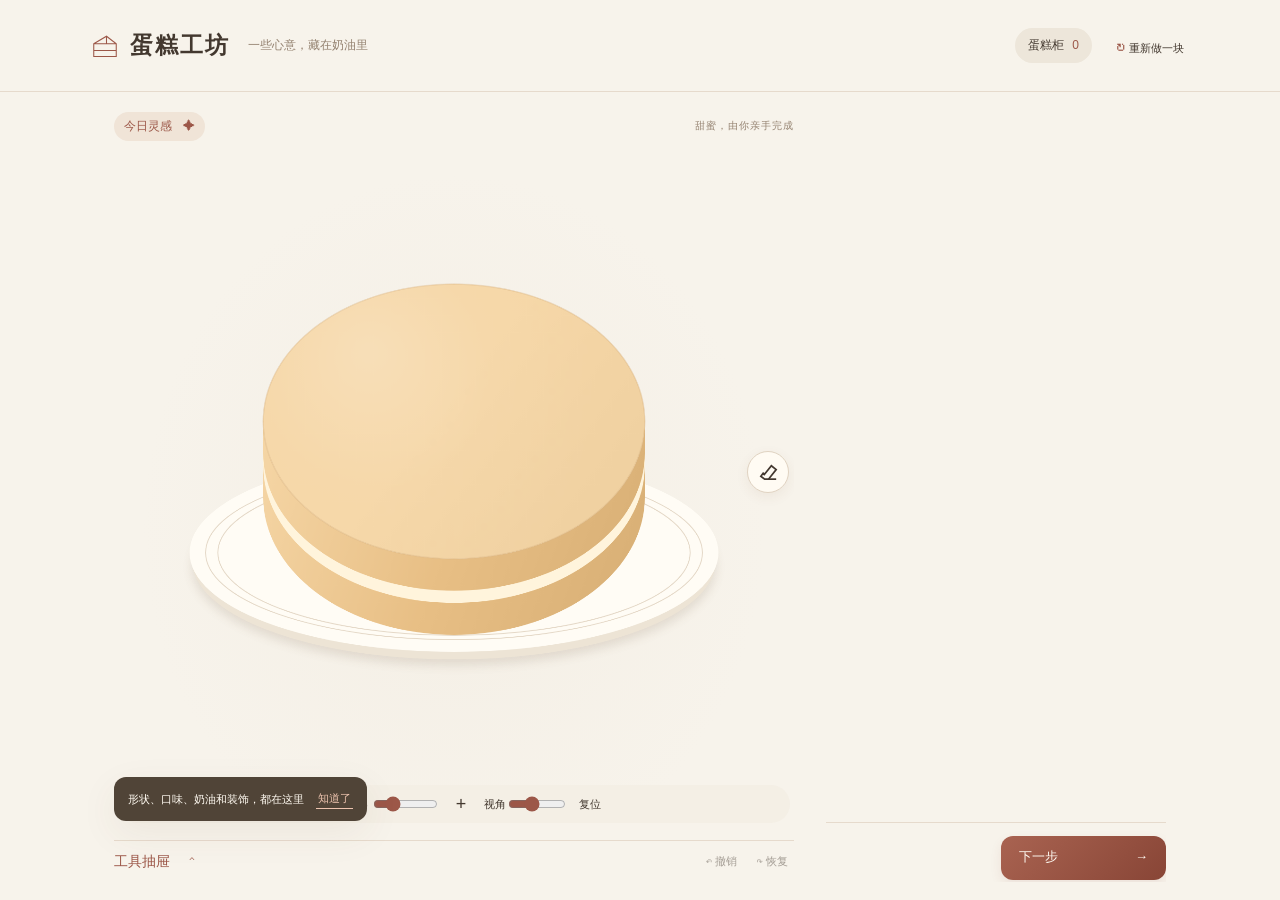
<file: index.html>
<!doctype html>
<html lang="zh-CN">
<head>
  <meta charset="utf-8">
  <meta name="viewport" content="width=device-width, initial-scale=1.0, maximum-scale=1.0, user-scalable=no, viewport-fit=cover">
  <meta name="theme-color" content="#f7f3eb">
  <meta name="description" content="亲手做一块蛋糕，把一句话或一张照片藏进去。">
  <title>蛋糕工坊</title>
  <link rel="stylesheet" href="./styles.css">
</head>
<body>
  <header class="masthead">
    <div class="wordmark" aria-label="蛋糕工坊"><svg viewBox="0 0 40 40" aria-hidden="true"><path d="M5 17 22 7l13 10v17H5Z M5 17h30 M5 26h30 M22 7v10"/></svg><span>蛋糕工坊</span></div>
    <span class="header-note">一些心意，藏在奶油里</span>
    <button id="cabinetBtn" class="cabinet-btn">蛋糕柜 <span id="cabinetCount">0</span></button>
    <button id="resetBtn" class="reset-btn" aria-label="重新做一块" title="重新做一块"><span>↻</span> 重新做一块</button>
  </header>
  <main class="workspace">
    <section class="atelier" aria-label="蛋糕制作画布">
      <div class="atelier-top"><button id="inspirationBtn" class="inspiration-btn">今日灵感 <span>✦</span></button><span id="stageCaption">甜蜜，由你亲手完成</span></div>
      <div id="canvasStage" class="canvas-stage"><div id="canvasWrap" class="canvas-wrap"><canvas id="cakeCanvas" width="1440" height="1360" aria-label="蛋糕画布：单指装饰，双指缩放；视角工具可调节远近"></canvas><button id="giftOpenBtn" class="gift-open" hidden>拆开这份甜蜜 <span>↗</span></button><div id="cutBubble" class="cut-bubble" hidden>沿虚线切开看看吧</div></div><div id="canvasTools" class="canvas-tools" aria-label="画布工具"></div></div>
      <div id="viewControls" class="view-controls" aria-label="蛋糕视角"><button id="zoomOut" aria-label="缩小蛋糕">−</button><label><span id="zoomLabel">100%</span><input id="zoomSlider" type="range" min="80" max="160" value="100" aria-label="蛋糕大小"></label><button id="zoomIn" aria-label="放大蛋糕">+</button><label class="angle-control">视角<input id="angleSlider" type="range" min="60" max="90" value="72" aria-label="从立体到俯视"></label><button id="resetView" class="text-btn">复位</button></div>
      <aside id="toolDrawer" class="tool-drawer" aria-label="蛋糕工具抽屉" aria-hidden="true"><div class="drawer-head"><b>工具抽屉</b><button id="drawerClose" aria-label="收起工具抽屉">↓</button></div><nav id="drawerTabs" class="drawer-tabs" aria-label="工具分类"></nav><div id="drawerContent" class="drawer-content"></div></aside>
      <div class="stage-bottom"><button id="drawerToggle" class="drawer-toggle" aria-expanded="false" aria-controls="toolDrawer">工具抽屉 <span>⌃</span></button><div class="history-tools"><button id="undoBtn" class="text-btn" disabled aria-label="撤销上一次编辑">↶ 撤销</button><button id="redoBtn" class="text-btn" disabled aria-label="恢复上一次编辑">↷ 恢复</button></div></div>
      <div id="drawerCoach" class="drawer-coach" role="status" hidden><span>形状、口味、奶油和装饰，都在这里</span><button id="dismissCoach">知道了</button></div>
    </section>
    <section class="recipe" aria-label="分步制作">
      <div class="step-content" id="stepContent"></div>
      <div class="step-footer"><button id="prevBtn" class="text-btn">← 上一步</button><button id="nextBtn" class="primary">下一步 <span>→</span></button></div>
    </section>
  </main>
  <dialog id="previewDialog" aria-label="导出蛋糕">
    <div class="preview-layout">
      <div class="share-wrap"><button id="closePreviewBtn" class="preview-close" aria-label="退出导出">×</button><canvas id="shareCanvas" width="1440" height="2560" aria-label="蛋糕礼物视频预览"></canvas><button id="replayPreviewBtn" class="replay-preview" aria-label="重新播放礼物视频" title="重新播放" hidden>↻</button></div>
      <div class="preview-controls"><h2>这份甜蜜，准备好了</h2><div id="exportProgress" class="export-progress" hidden><div class="export-progress-track" aria-hidden="true"><div id="exportProgressBar" class="export-progress-bar"></div></div><p id="exportProgressText">正在准备导出内容…</p></div><div id="shareActions"><button id="exportVideoBtn" class="primary" disabled>视频准备中…</button><button id="publishBtn" class="secondary" disabled>发布图片笔记 ↗</button></div></div>
    </div>
  </dialog>
  <dialog id="cabinetDialog" class="collection-dialog" aria-label="我的蛋糕柜"><div class="dialog-heading"><div><span class="eyebrow">SWEET COLLECTION</span><h2>我的蛋糕柜</h2></div><button id="closeCabinet" class="icon-btn" aria-label="关闭蛋糕柜">×</button></div><p class="fine-print">收藏在这台设备的当前浏览器中，清除网站数据后会丢失。</p><div id="collectionBadges" class="collection-badges"></div><p id="cabinetStatus" role="status"></p><button id="undoRemove" class="text-btn" hidden>撤销刚刚的移除</button><div id="cabinetGrid" class="cabinet-grid"></div></dialog>
  <dialog id="workDialog" class="work-dialog" aria-label="作品详情"><div class="dialog-heading"><h2 id="workDetailTitle"></h2><button id="closeWork" class="icon-btn" aria-label="关闭作品">×</button></div><div class="work-image-scroll"><img id="workImage" alt="完整蛋糕作品"></div><label class="detail-zoom">放大查看<input id="workZoom" type="range" min="100" max="240" value="100" aria-label="作品放大比例"></label><div class="work-actions"><button id="shareWork" class="primary">再次分享</button><button id="remixWork" class="secondary">做一款新变化</button><button id="removeWork" class="text-btn">移出蛋糕柜</button></div></dialog>
  <dialog id="inspirationDialog" class="collection-dialog" aria-label="创作灵感"><div class="dialog-heading"><div><span class="eyebrow">A LITTLE INSPIRATION</span><h2>今天，想做哪一种甜？</h2></div><button id="closeInspiration" class="icon-btn" aria-label="关闭灵感">×</button></div><p id="dailyPrompt" class="daily-prompt"></p><div id="themeGrid" class="theme-grid"></div><p class="fine-print">套用后还能自由改造；每一款都可以撤销。</p></dialog>
  <dialog id="resetDialog" class="reset-dialog"><h2 tabindex="-1" autofocus>重新做一块？</h2><p>会清空这块蛋糕和留言。</p><div><button id="cancelReset" class="text-btn">继续做这块</button><button id="confirmReset" class="primary">重新开始</button></div></dialog>
  <div id="toast" role="status" aria-live="polite"></div>
  <script src="./app.js"></script>
</body>
</html>
</file>
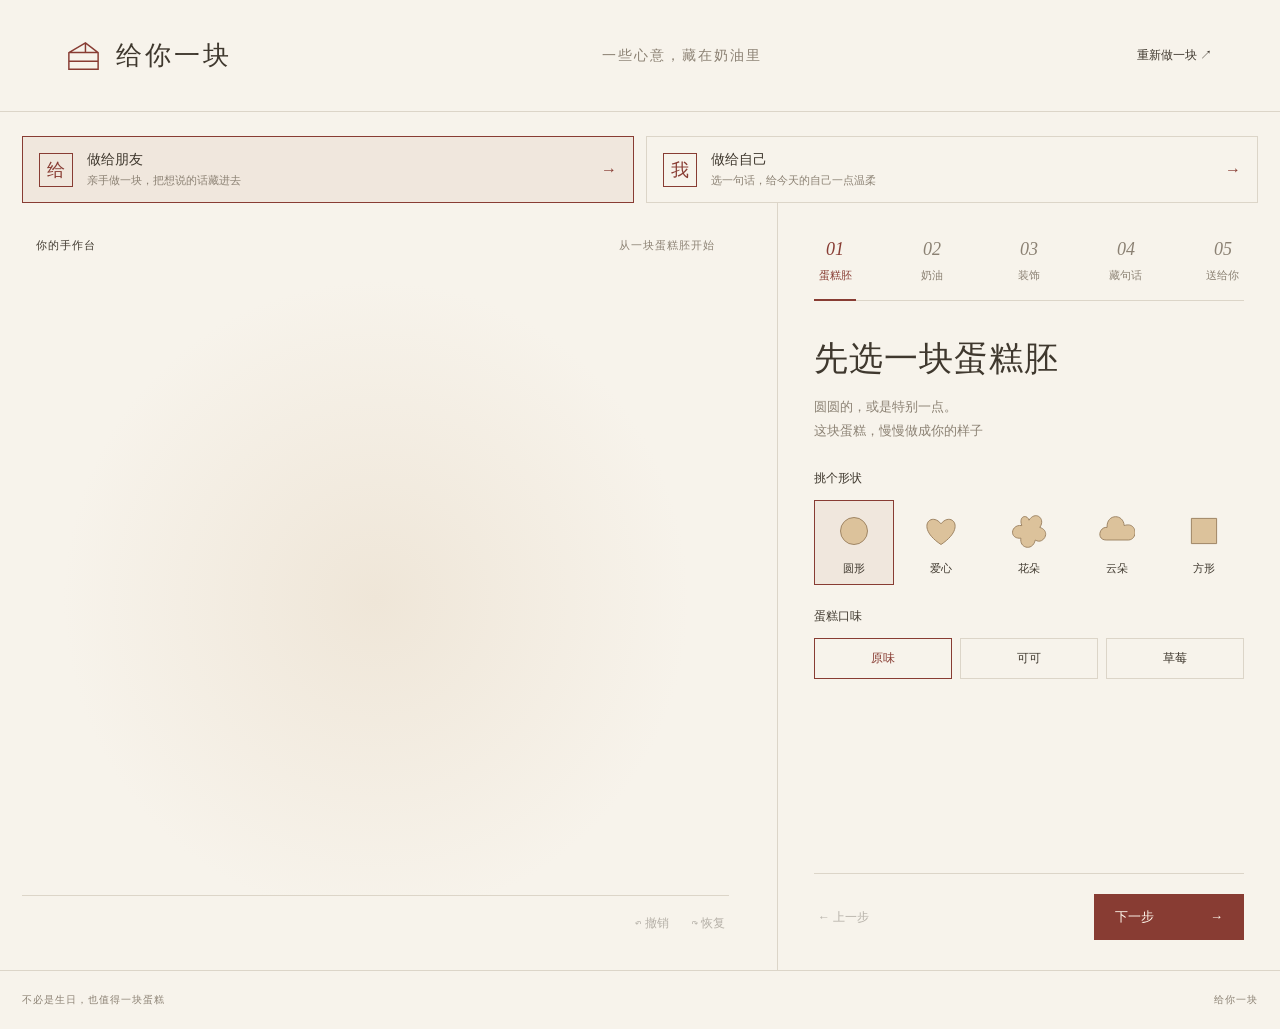
<file: cake-secret-tool/index.html>
<!doctype html>
<html lang="zh-CN">
<head>
  <meta charset="utf-8">
  <meta name="viewport" content="width=device-width, initial-scale=1.0, maximum-scale=1.0, user-scalable=no, viewport-fit=cover">
  <meta name="theme-color" content="#f7f3eb">
  <meta name="description" content="亲手做一块蛋糕，把话藏进去。切开后，送给你。">
  <title>给你一块 · 手作蛋糕工坊</title>
  <link rel="stylesheet" href="styles.css?v=2">
</head>
<body>
  <header class="masthead">
    <a href="./" class="wordmark" aria-label="给你一块首页"><svg viewBox="0 0 40 40" aria-hidden="true"><path d="M5 17 22 7l13 10v17H5Z M5 17h30 M5 26h30 M22 7v10"/></svg><span>给你一块</span></a>
    <span class="header-note">一些心意，藏在奶油里</span>
    <button id="resetBtn" class="text-btn">重新做一块 ↗</button>
  </header>
  <section class="mode-picker" aria-label="选择制作方式">
    <button class="mode-card active" data-mode="send"><span class="mode-mark">给</span><span><b>做给朋友</b><small>亲手做一块，把想说的话藏进去</small></span><i>→</i></button>
    <button class="mode-card" data-mode="self"><span class="mode-mark">我</span><span><b>做给自己</b><small>选一句话，给今天的自己一点温柔</small></span><i>→</i></button>
  </section>
  <main class="workspace">
    <section class="atelier" aria-label="蛋糕制作画布">
      <div class="stage-label"><span>你的手作台</span><span id="draftStatus">从一块蛋糕胚开始</span></div>
      <div class="canvas-wrap"><canvas id="cakeCanvas" width="1080" height="1020" aria-label="蛋糕画布：选择工具后，按住画奶油或点击摆放装饰"></canvas></div>
      <div class="stage-bottom"><p id="stageHint"></p><div class="history-tools"><button id="undoBtn" class="text-btn" disabled aria-label="撤销上一次编辑">↶ 撤销</button><button id="redoBtn" class="text-btn" disabled aria-label="恢复上一次编辑">↷ 恢复</button></div></div>
    </section>
    <section class="recipe" aria-label="分步制作">
      <nav id="stepNav" class="steps" aria-label="制作步骤"></nav>
      <div class="step-content" id="stepContent"></div>
      <div class="step-footer"><button id="prevBtn" class="text-btn">← 上一步</button><button id="nextBtn" class="primary">下一步 <span>→</span></button></div>
    </section>
  </main>
  <footer class="page-footer"><span>不必是生日，也值得一块蛋糕</span><span>给你一块</span></footer>
  <dialog id="previewDialog" aria-label="蛋糕揭晓预览">
    <div class="preview-layout"><div class="film-wrap"><canvas id="filmCanvas" width="720" height="1280" aria-label="完整蛋糕、切开动画及隐藏留言预览"></canvas></div>
      <div class="preview-controls"><button id="closePreview" class="text-btn close-preview">← 回去修改</button><h2>切开，才知道</h2><p class="preview-description">先看到完整的蛋糕，再看切开的瞬间<br>还有只想对 TA 说的话</p><button id="cutBtn" class="primary">切开看看 <span>↗</span></button><button id="exportBtn" class="secondary">导出小视频 ↓</button><div id="exportProgress" hidden><progress max="100" value="0"></progress><p id="progressLabel" role="status">正在制作视频…</p><button id="cancelExport" class="text-btn">取消生成</button></div><div id="shareActions" hidden><button id="publishBtn" class="primary">发布视频笔记 ↗</button><button id="saveImageBtn" class="secondary">保存完整蛋糕图</button></div><p id="exportNote" class="fine-print">竖屏短片 · 完整蛋糕 → 切开 → 留言<br>视频只包含作品，不包含操作界面</p></div></div>
  </dialog>
  <dialog id="resetDialog" class="reset-dialog"><h2>重新做一块？</h2><p>会清空这块蛋糕和留言。</p><div><button id="cancelReset" class="secondary">继续做这块</button><button id="confirmReset" class="primary">重新开始</button></div></dialog>
  <div id="toast" role="status" aria-live="polite"></div>
  <script src="app.js?v=2"></script>
</body>
</html>
</file>
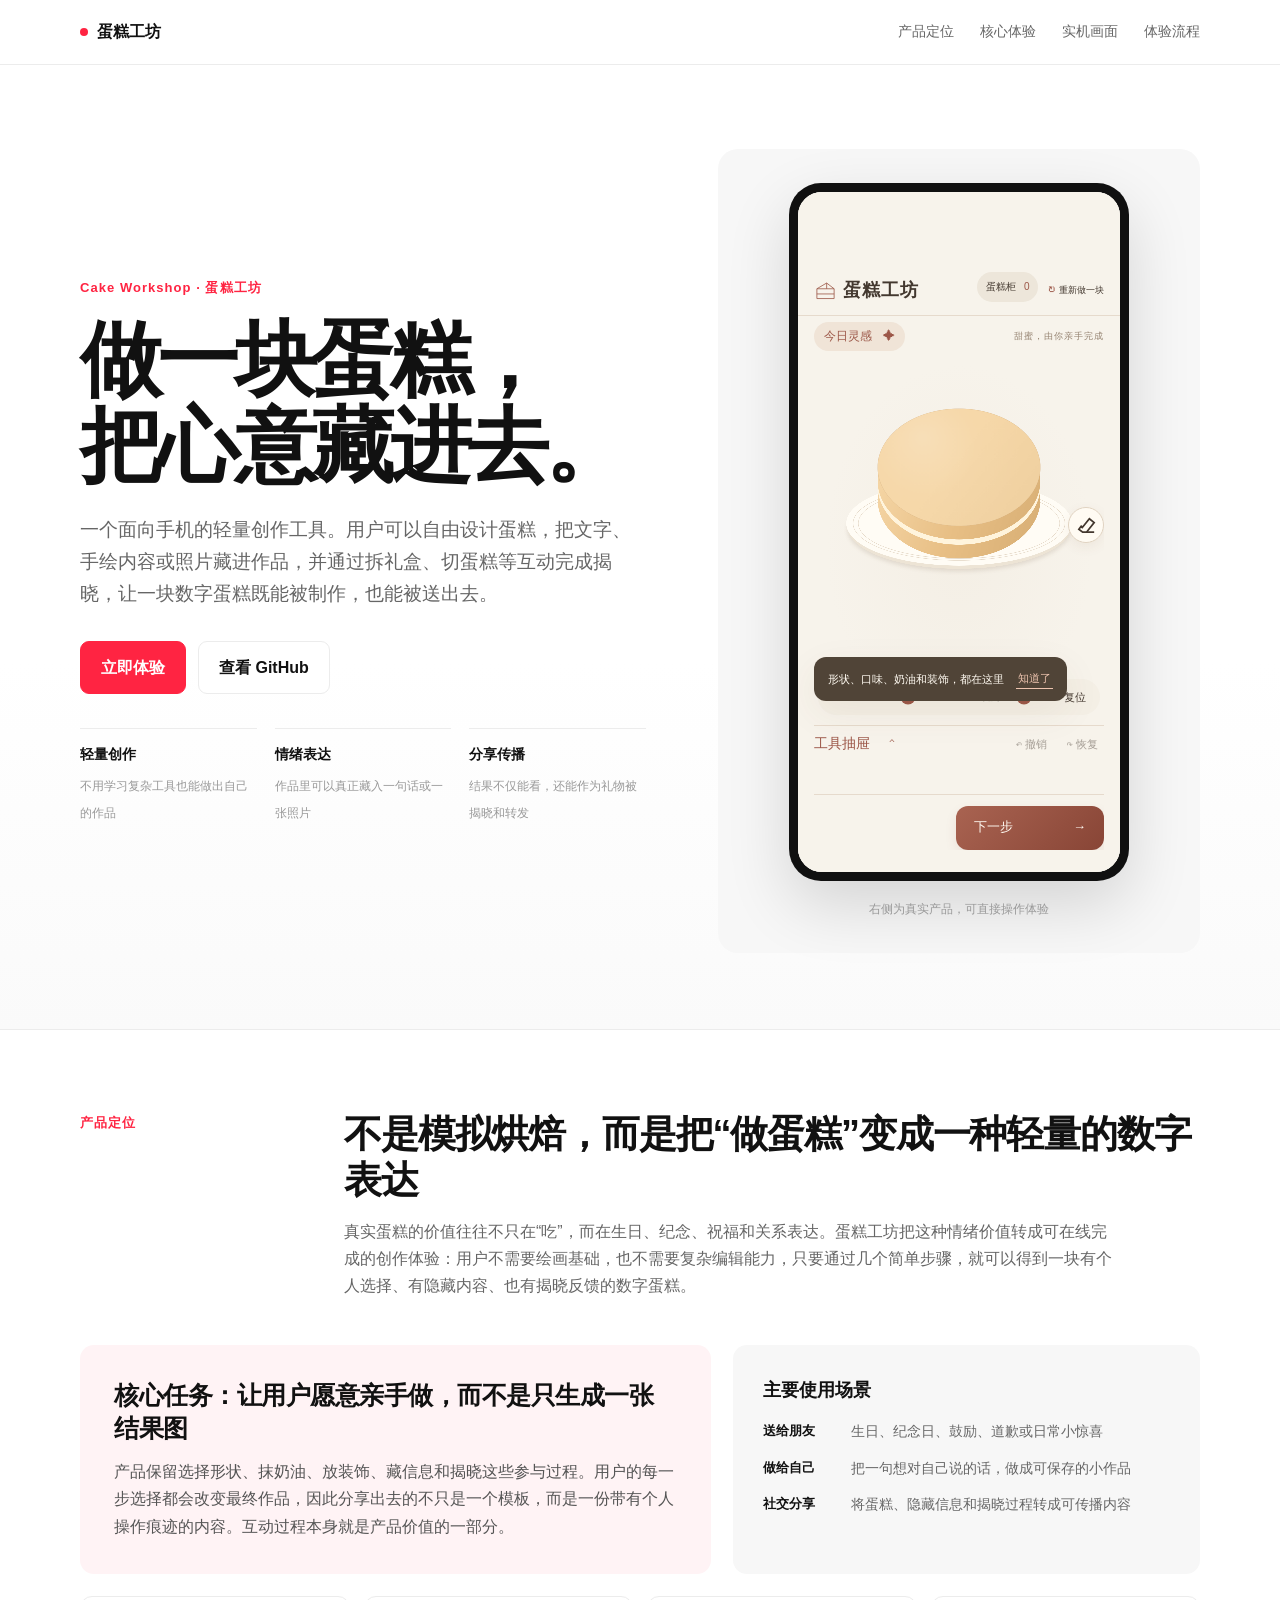
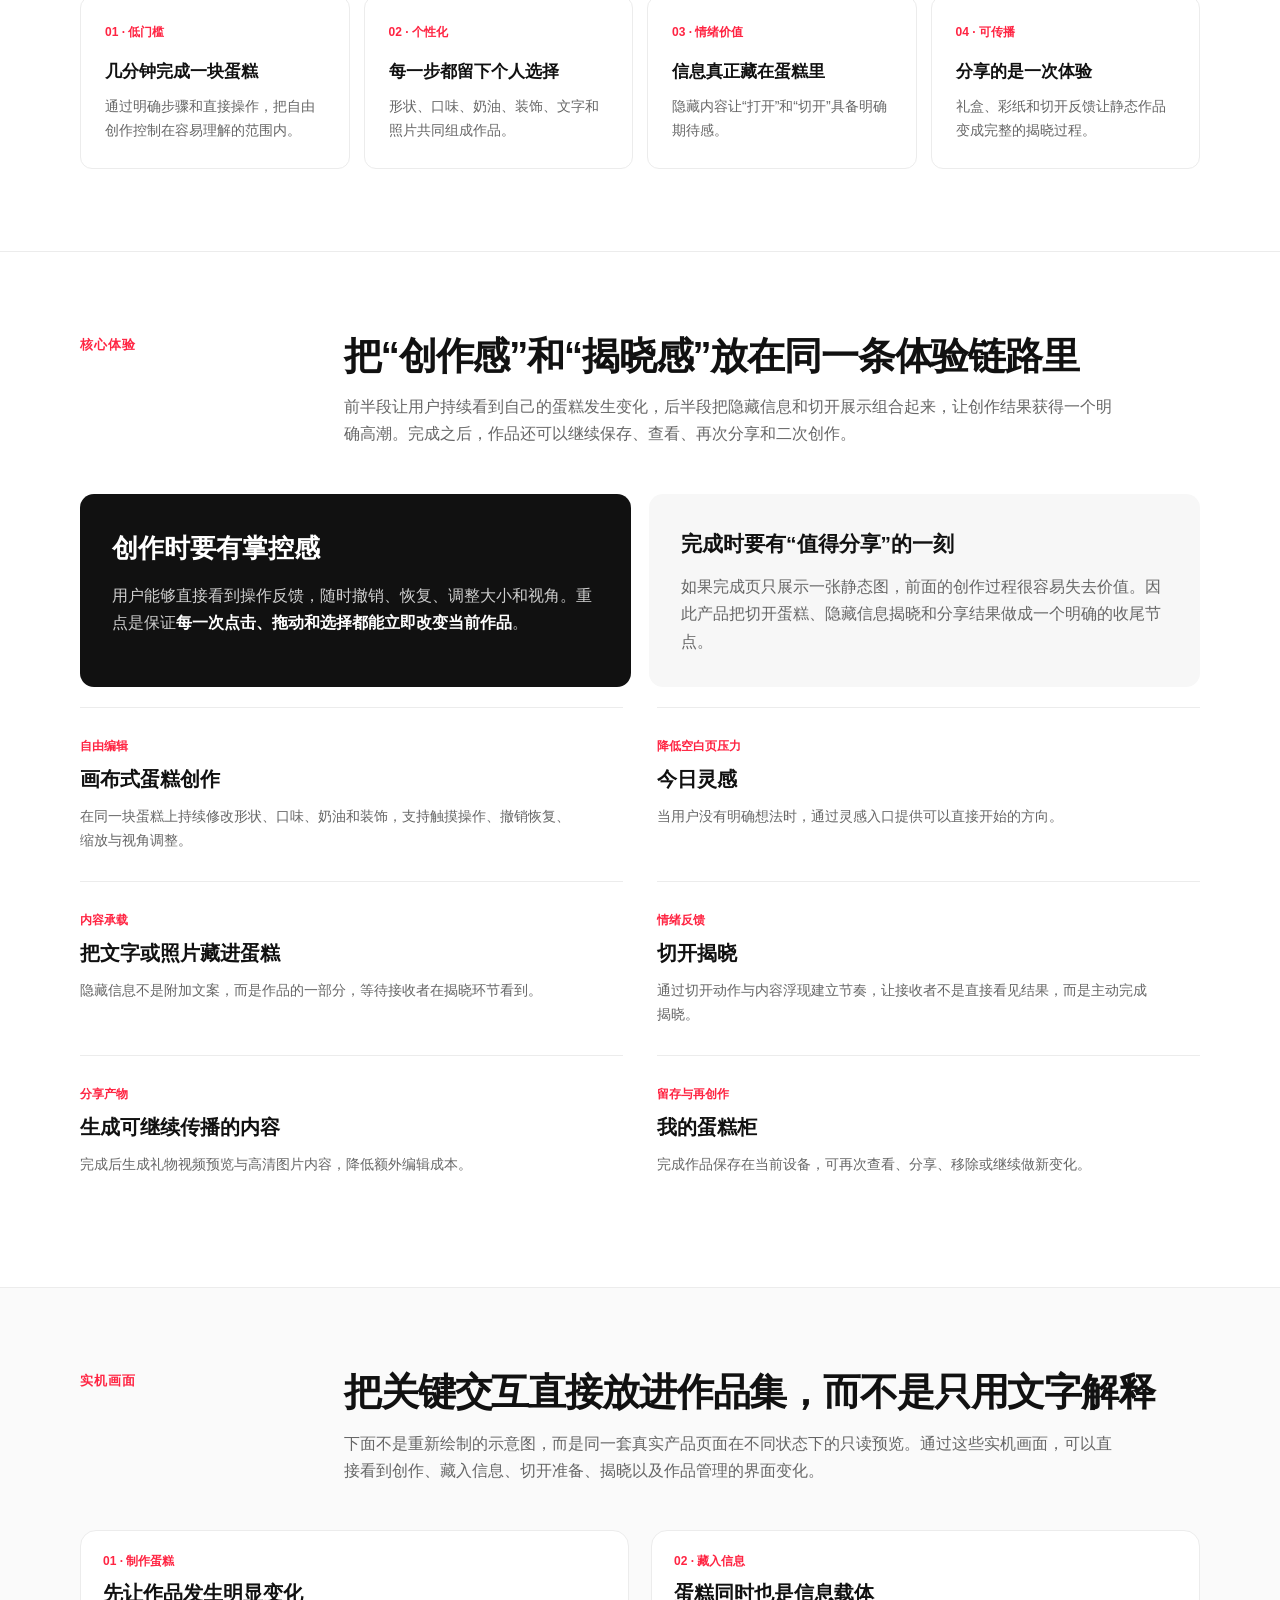
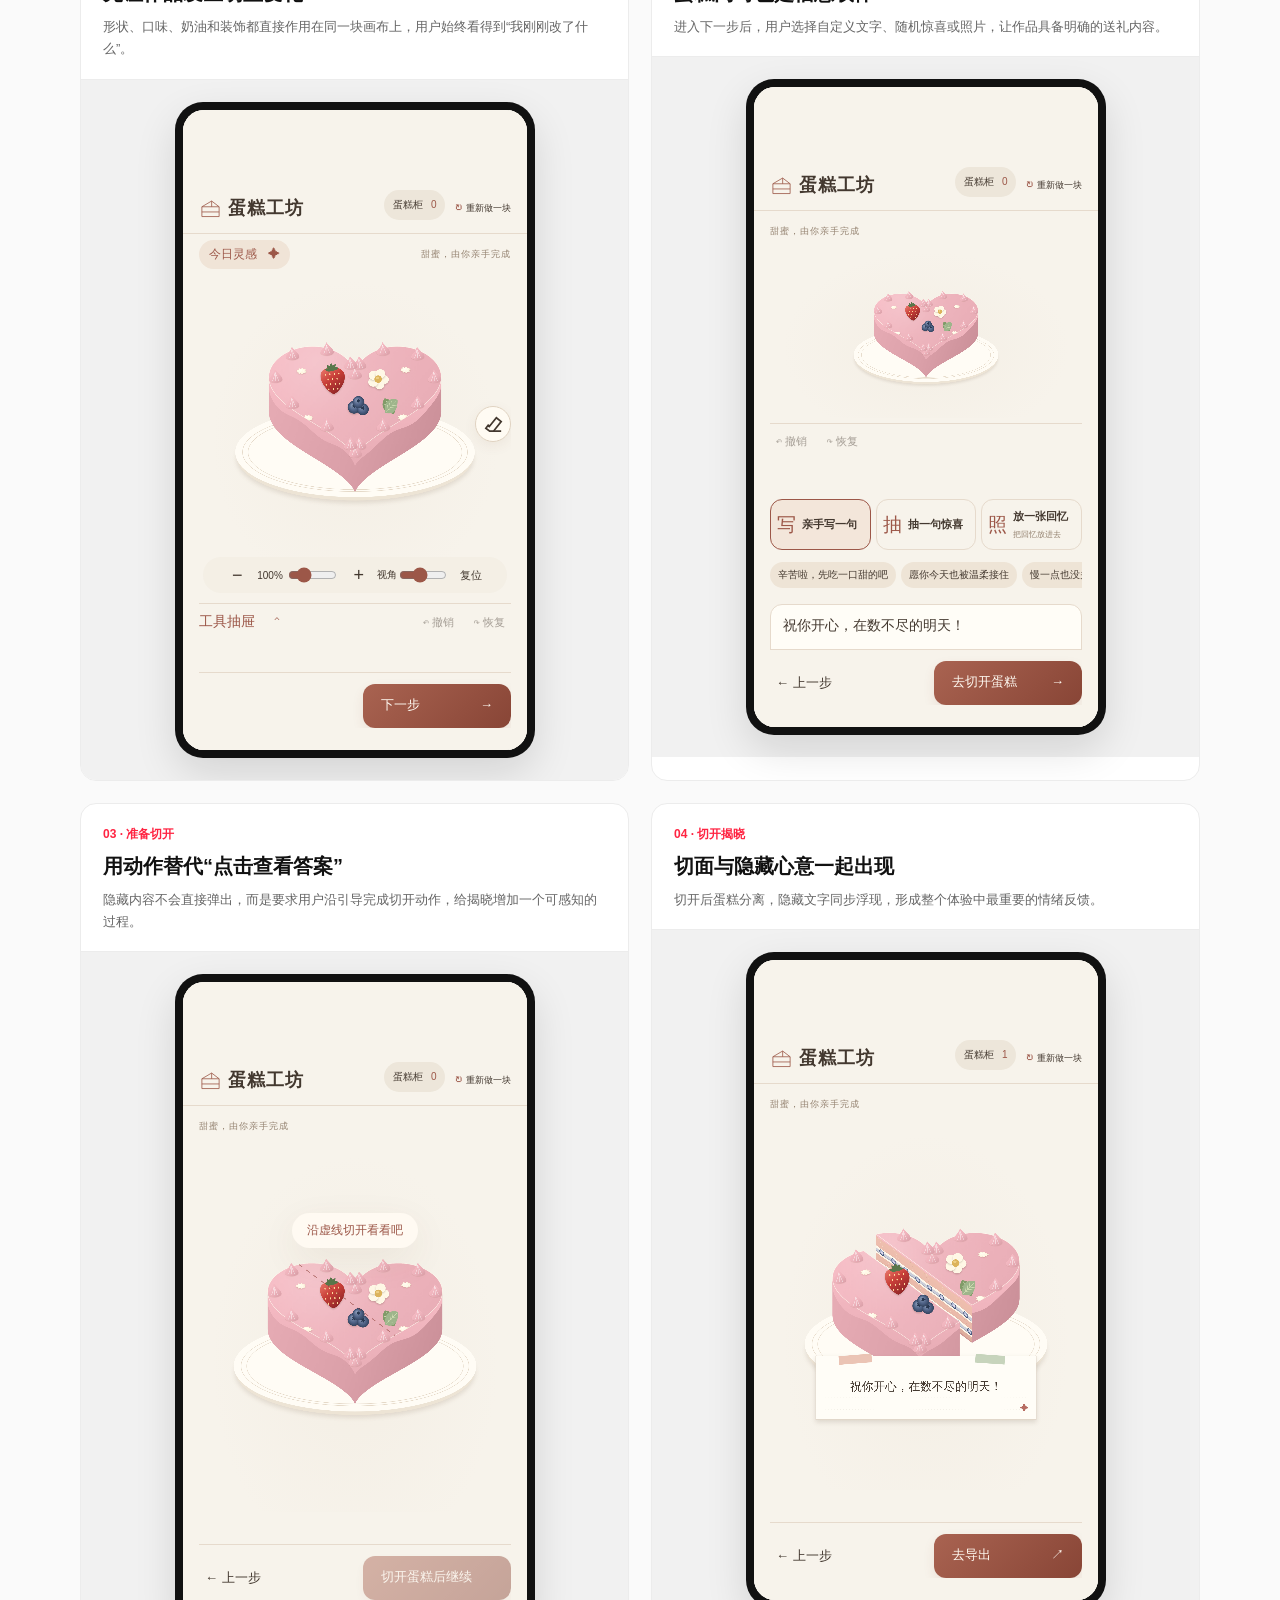
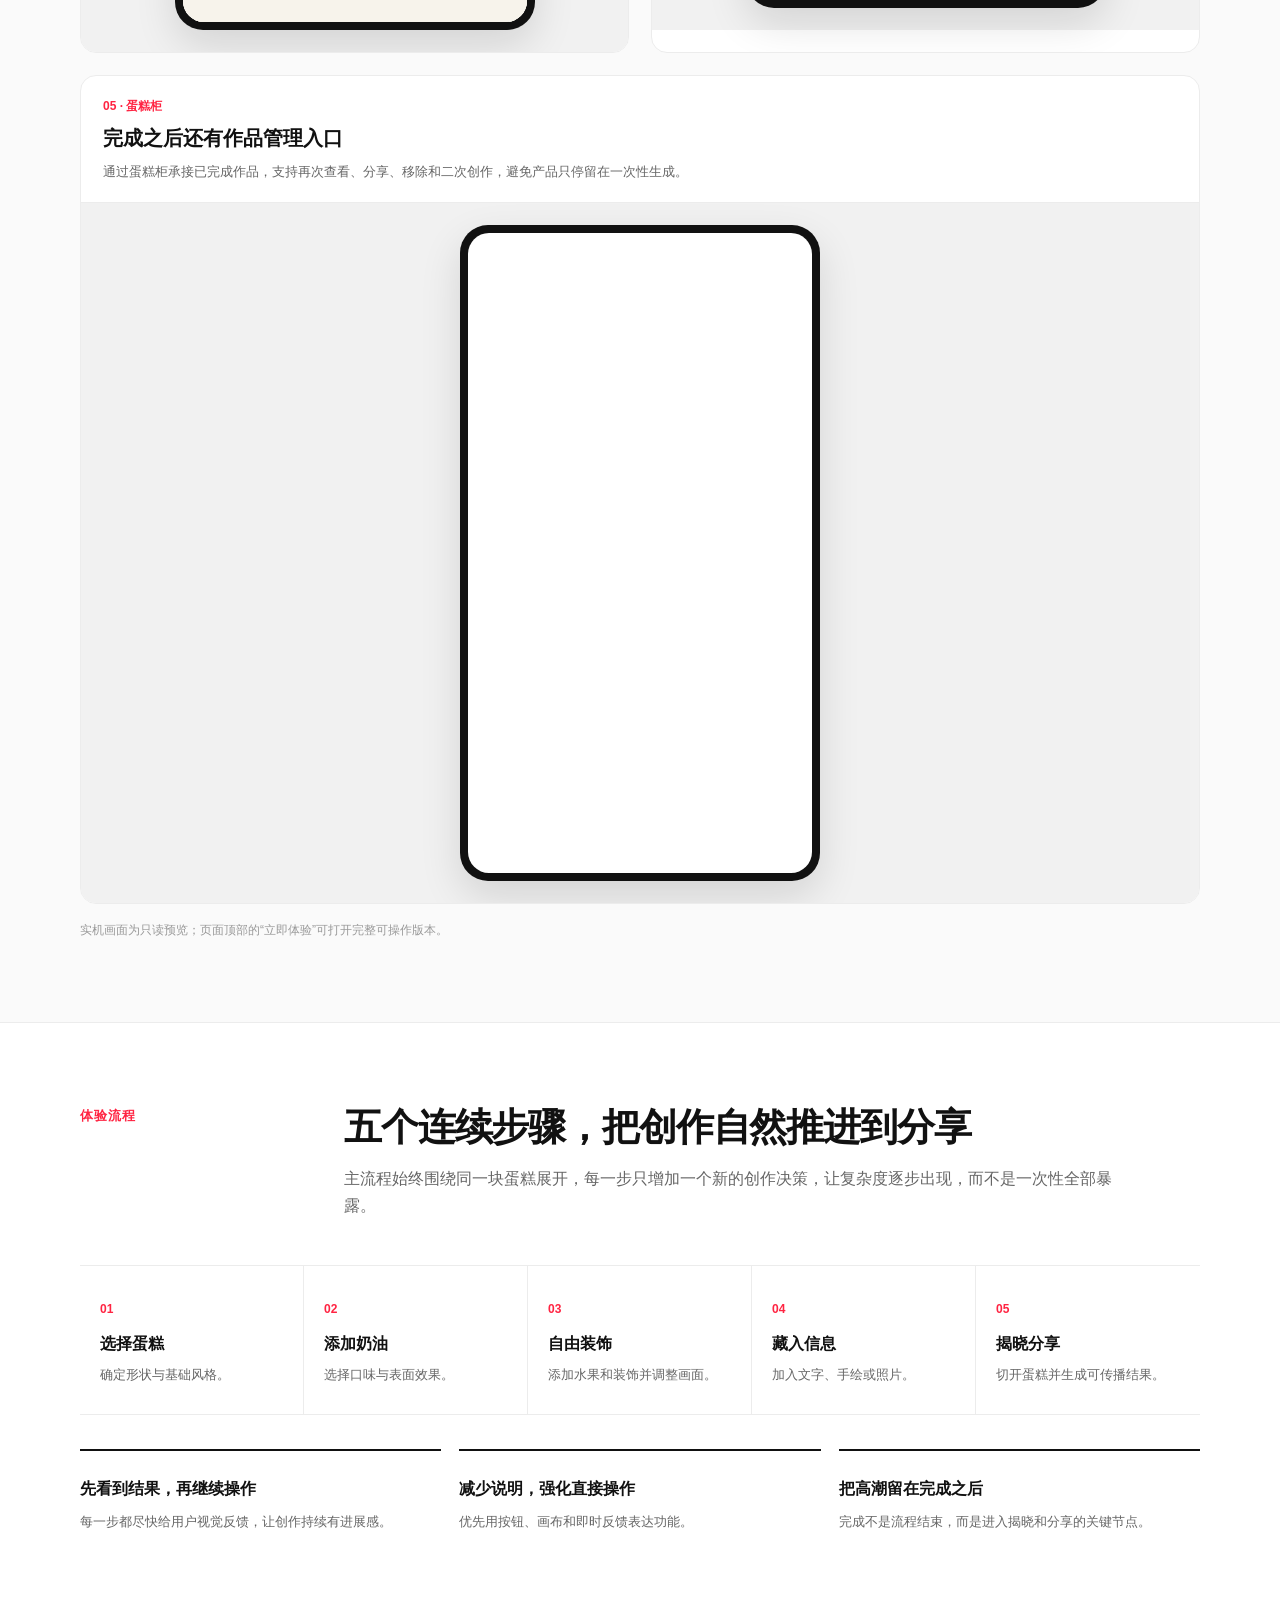
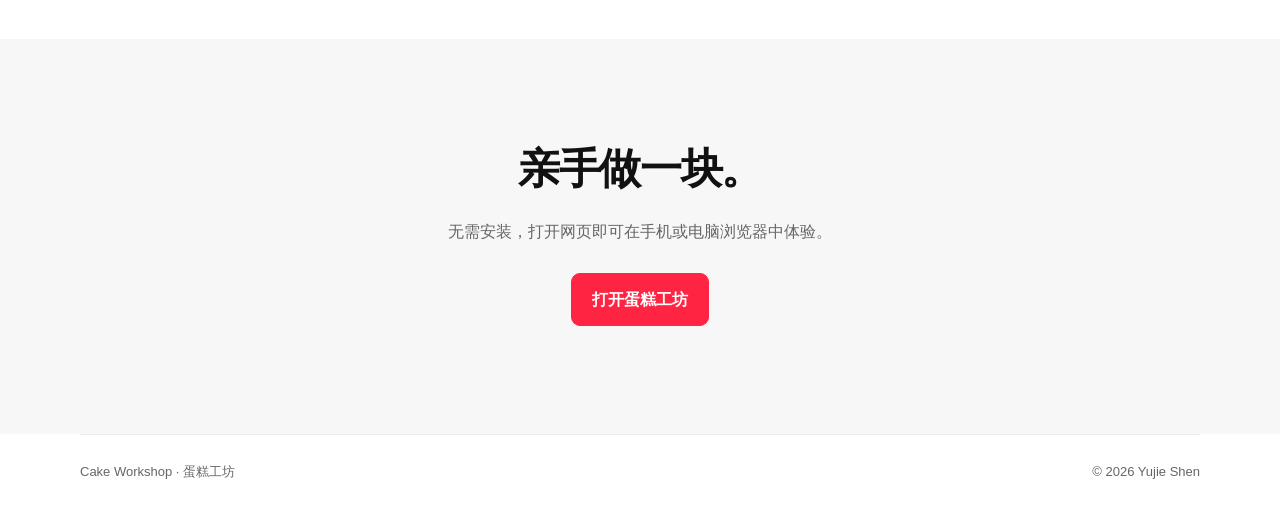
<file: portfolio.html>
<!doctype html>
<html lang="zh-CN">
<head>
  <meta charset="utf-8">
  <meta name="viewport" content="width=device-width,initial-scale=1">
  <meta name="description" content="蛋糕工坊产品展示：一个面向手机的互动蛋糕创作与分享体验。">
  <title>蛋糕工坊｜产品展示</title>
  <style>
    :root{--bg:#fff;--soft:#f7f7f7;--soft-red:#fff3f5;--ink:#111;--muted:#666;--subtle:#999;--line:#ececec;--accent:#ff2442;--accent-dark:#e91838}
    *{box-sizing:border-box}html{scroll-behavior:smooth}body{margin:0;background:var(--bg);color:var(--ink);font-family:-apple-system,BlinkMacSystemFont,"PingFang SC","Microsoft YaHei",Arial,sans-serif;line-height:1.7}a{color:inherit}.wrap{width:min(1120px,calc(100% - 40px));margin:auto}
    .navShell{position:sticky;top:0;z-index:20;background:rgba(255,255,255,.92);backdrop-filter:blur(16px);border-bottom:1px solid var(--line)}.nav{height:64px;display:flex;align-items:center;justify-content:space-between}.brand{font-size:16px;font-weight:750}.brandDot{display:inline-block;width:8px;height:8px;border-radius:50%;background:var(--accent);margin-right:9px;vertical-align:1px}.nav a{text-decoration:none}.navlinks{display:flex;gap:26px;font-size:14px;color:var(--muted)}.navlinks a:hover{color:var(--ink)}
    .hero{padding:84px 0 76px;background:linear-gradient(180deg,#fff 0%,#fff 62%,#fafafa 100%)}.heroGrid{display:grid;grid-template-columns:1.08fr .92fr;gap:72px;align-items:center}.eyebrow{font-size:13px;color:var(--accent);font-weight:750;letter-spacing:.08em}h1{font-size:clamp(50px,7vw,82px);line-height:1.04;letter-spacing:-.055em;margin:18px 0 26px}.lead{font-size:19px;color:var(--muted);max-width:660px;margin:0 0 30px}.heroNote{display:grid;grid-template-columns:repeat(3,1fr);gap:18px;margin:34px 0 0;max-width:650px}.heroNote div{padding-top:14px;border-top:1px solid var(--line)}.heroNote b{display:block;font-size:14px;margin-bottom:4px}.heroNote span{font-size:12px;color:var(--subtle)}.actions{display:flex;gap:12px;flex-wrap:wrap}.btn{display:inline-flex;align-items:center;justify-content:center;padding:12px 20px;border-radius:9px;text-decoration:none;font-weight:700;border:1px solid var(--line);transition:.2s ease}.btn.primary{background:var(--accent);border-color:var(--accent);color:#fff}.btn.primary:hover{background:var(--accent-dark);border-color:var(--accent-dark)}.btn.secondary{background:#fff;color:var(--ink)}.btn.secondary:hover{background:var(--soft)}
    .previewPanel{background:var(--soft);border-radius:20px;padding:34px 28px}.phone{width:min(340px,100%);margin:auto;background:#101010;border-radius:32px;padding:9px;box-shadow:0 24px 64px rgba(0,0,0,.14)}.phone iframe{width:100%;height:680px;border:0;border-radius:24px;background:white;display:block}.previewCaption{margin:18px auto 0;max-width:340px;font-size:12px;color:var(--subtle);text-align:center}
    .section{padding:82px 0;border-top:1px solid var(--line)}.sectionHead{display:grid;grid-template-columns:210px 1fr;gap:54px;margin-bottom:46px}.sectionHead h2{font-size:38px;line-height:1.2;margin:0 0 14px;letter-spacing:-.03em}.sectionHead p{margin:0;color:var(--muted);max-width:770px;font-size:16px}
    .positionIntro{display:grid;grid-template-columns:1.15fr .85fr;gap:22px;margin-bottom:22px}.positionMain{background:var(--soft-red);padding:34px;border-radius:14px}.positionMain h3{font-size:25px;line-height:1.3;margin:0 0 14px;letter-spacing:-.02em}.positionMain p{margin:0;color:#555;max-width:650px}.sceneBox{background:var(--soft);padding:30px;border-radius:14px}.sceneBox h3{font-size:18px;margin:0 0 14px}.sceneList{display:grid;gap:13px}.sceneItem{display:grid;grid-template-columns:78px 1fr;gap:10px;font-size:14px}.sceneItem b{font-size:13px}.sceneItem span{color:var(--muted)}
    .grid4{display:grid;grid-template-columns:repeat(4,1fr);gap:14px}.card{background:#fff;border:1px solid var(--line);padding:25px 24px;border-radius:12px}.card b{display:block;font-size:17px;margin-bottom:8px}.card p{margin:0;color:var(--muted);font-size:14px}.card .mark{font-size:12px;color:var(--accent);font-weight:750;margin-bottom:16px}
    .experienceLead{display:grid;grid-template-columns:1fr 1fr;gap:18px;margin-bottom:20px}.experienceHero{padding:32px;border-radius:14px;background:var(--ink);color:#fff}.experienceHero h3{font-size:26px;margin:0 0 12px}.experienceHero p{margin:0;color:#cfcfcf}.experienceHero strong{color:#fff}.experienceAside{padding:32px;border-radius:14px;background:var(--soft)}.experienceAside h3{font-size:21px;margin:0 0 12px}.experienceAside p{margin:0;color:var(--muted)}.featureGrid{display:grid;grid-template-columns:repeat(2,1fr);gap:0 34px}.feature{padding:28px 0;border-top:1px solid var(--line)}.featureTag{font-size:12px;color:var(--accent);font-weight:750;margin-bottom:6px}.feature h3{margin:0 0 9px;font-size:20px}.feature p{margin:0;color:var(--muted);max-width:500px;font-size:14px}
    .shotsSection{background:#fafafa}.shotsIntro{display:flex;align-items:flex-end;justify-content:space-between;gap:30px;margin-bottom:28px}.shotsIntro p{margin:0;color:var(--muted);max-width:720px}.shotGrid{display:grid;grid-template-columns:repeat(2,minmax(0,1fr));gap:22px}.shotCard{background:#fff;border:1px solid var(--line);border-radius:16px;overflow:hidden}.shotCard.wide{grid-column:1/-1}.shotMeta{padding:20px 22px 18px;border-bottom:1px solid var(--line)}.shotMeta .shotNo{font-size:12px;color:var(--accent);font-weight:750}.shotMeta h3{margin:5px 0 6px;font-size:20px}.shotMeta p{margin:0;color:var(--muted);font-size:13px}.shotCanvas{background:#f1f1f1;padding:22px;display:flex;justify-content:center;min-height:600px}.deviceShot{width:min(360px,100%);background:#111;border-radius:28px;padding:8px;box-shadow:0 16px 42px rgba(0,0,0,.12)}.deviceShot iframe{display:block;width:100%;height:640px;border:0;border-radius:21px;background:#fff;pointer-events:none}.shotHint{margin-top:16px;color:var(--subtle);font-size:12px}
    .flow{display:grid;grid-template-columns:repeat(5,1fr);border-top:1px solid var(--line);border-bottom:1px solid var(--line)}.step{padding:28px 20px;border-right:1px solid var(--line)}.step:last-child{border-right:0}.num{font-size:12px;color:var(--accent);font-weight:750}.step b{display:block;margin:9px 0 7px;font-size:16px}.step p{font-size:13px;color:var(--muted);margin:0}.principles{display:grid;grid-template-columns:repeat(3,1fr);gap:18px;margin-top:34px}.principle{padding:24px 0;border-top:2px solid var(--ink)}.principle b{display:block;font-size:16px;margin-bottom:8px}.principle p{margin:0;font-size:13px;color:var(--muted)}
    .final{padding:94px 0 108px;text-align:center;background:var(--soft)}.final h2{font-size:42px;margin:0 0 14px;letter-spacing:-.03em}.final p{color:var(--muted);margin:0 0 28px}.footer{padding:26px 0;border-top:1px solid var(--line);font-size:13px;color:var(--muted);display:flex;justify-content:space-between;gap:20px}
    @media(max-width:900px){.heroGrid,.sectionHead,.positionIntro,.experienceLead{grid-template-columns:1fr}.hero{padding-top:54px}.sectionHead{gap:12px}.grid4{grid-template-columns:1fr 1fr}.featureGrid{grid-template-columns:1fr}.shotGrid{grid-template-columns:1fr}.shotCard.wide{grid-column:auto}.flow{grid-template-columns:1fr}.step{border-right:0;border-bottom:1px solid var(--line)}.step:last-child{border-bottom:0}.principles{grid-template-columns:1fr}.phone iframe{height:650px}.navlinks{display:none}.previewPanel{padding:24px}.heroNote{grid-template-columns:repeat(3,1fr)}}
    @media(max-width:560px){.wrap{width:min(100% - 24px,1120px)}h1{font-size:48px}.lead{font-size:17px}.phone iframe{height:620px}.section{padding:58px 0}.sectionHead h2{font-size:31px}.grid4{grid-template-columns:1fr}.heroNote{grid-template-columns:1fr}.final h2{font-size:34px}.positionMain,.sceneBox,.experienceHero,.experienceAside{padding:24px}.sceneItem{grid-template-columns:70px 1fr}.shotCanvas{padding:12px;min-height:520px}.deviceShot iframe{height:560px}}
  </style>
</head>
<body>
  <div class="navShell"><div class="wrap"><nav class="nav"><div class="brand"><span class="brandDot"></span>蛋糕工坊</div><div class="navlinks"><a href="#position">产品定位</a><a href="#experience">核心体验</a><a href="#screens">实机画面</a><a href="#flow">体验流程</a></div></nav></div></div>

  <header class="hero"><div class="wrap heroGrid"><div><div class="eyebrow">Cake Workshop · 蛋糕工坊</div><h1>做一块蛋糕，<br>把心意藏进去。</h1><p class="lead">一个面向手机的轻量创作工具。用户可以自由设计蛋糕，把文字、手绘内容或照片藏进作品，并通过拆礼盒、切蛋糕等互动完成揭晓，让一块数字蛋糕既能被制作，也能被送出去。</p><div class="actions"><a class="btn primary" href="./" target="_blank" rel="noopener">立即体验</a><a class="btn secondary" href="https://github.com/yjshen126/cake-workshop" target="_blank" rel="noopener">查看 GitHub</a></div><div class="heroNote"><div><b>轻量创作</b><span>不用学习复杂工具也能做出自己的作品</span></div><div><b>情绪表达</b><span>作品里可以真正藏入一句话或一张照片</span></div><div><b>分享传播</b><span>结果不仅能看，还能作为礼物被揭晓和转发</span></div></div></div><div class="previewPanel"><div class="phone" aria-label="蛋糕工坊实时预览"><iframe src="./" title="蛋糕工坊实时预览" loading="lazy"></iframe></div><div class="previewCaption">右侧为真实产品，可直接操作体验</div></div></div></header>

  <section class="section" id="position"><div class="wrap"><div class="sectionHead"><div class="eyebrow">产品定位</div><div><h2>不是模拟烘焙，而是把“做蛋糕”变成一种轻量的数字表达</h2><p>真实蛋糕的价值往往不只在“吃”，而在生日、纪念、祝福和关系表达。蛋糕工坊把这种情绪价值转成可在线完成的创作体验：用户不需要绘画基础，也不需要复杂编辑能力，只要通过几个简单步骤，就可以得到一块有个人选择、有隐藏内容、也有揭晓反馈的数字蛋糕。</p></div></div><div class="positionIntro"><div class="positionMain"><h3>核心任务：让用户愿意亲手做，而不是只生成一张结果图</h3><p>产品保留选择形状、抹奶油、放装饰、藏信息和揭晓这些参与过程。用户的每一步选择都会改变最终作品，因此分享出去的不只是一个模板，而是一份带有个人操作痕迹的内容。互动过程本身就是产品价值的一部分。</p></div><div class="sceneBox"><h3>主要使用场景</h3><div class="sceneList"><div class="sceneItem"><b>送给朋友</b><span>生日、纪念日、鼓励、道歉或日常小惊喜</span></div><div class="sceneItem"><b>做给自己</b><span>把一句想对自己说的话，做成可保存的小作品</span></div><div class="sceneItem"><b>社交分享</b><span>将蛋糕、隐藏信息和揭晓过程转成可传播内容</span></div></div></div></div><div class="grid4"><div class="card"><div class="mark">01 · 低门槛</div><b>几分钟完成一块蛋糕</b><p>通过明确步骤和直接操作，把自由创作控制在容易理解的范围内。</p></div><div class="card"><div class="mark">02 · 个性化</div><b>每一步都留下个人选择</b><p>形状、口味、奶油、装饰、文字和照片共同组成作品。</p></div><div class="card"><div class="mark">03 · 情绪价值</div><b>信息真正藏在蛋糕里</b><p>隐藏内容让“打开”和“切开”具备明确期待感。</p></div><div class="card"><div class="mark">04 · 可传播</div><b>分享的是一次体验</b><p>礼盒、彩纸和切开反馈让静态作品变成完整的揭晓过程。</p></div></div></div></section>

  <section class="section" id="experience"><div class="wrap"><div class="sectionHead"><div class="eyebrow">核心体验</div><div><h2>把“创作感”和“揭晓感”放在同一条体验链路里</h2><p>前半段让用户持续看到自己的蛋糕发生变化，后半段把隐藏信息和切开展示组合起来，让创作结果获得一个明确高潮。完成之后，作品还可以继续保存、查看、再次分享和二次创作。</p></div></div><div class="experienceLead"><div class="experienceHero"><h3>创作时要有掌控感</h3><p>用户能够直接看到操作反馈，随时撤销、恢复、调整大小和视角。重点是保证<strong>每一次点击、拖动和选择都能立即改变当前作品</strong>。</p></div><div class="experienceAside"><h3>完成时要有“值得分享”的一刻</h3><p>如果完成页只展示一张静态图，前面的创作过程很容易失去价值。因此产品把切开蛋糕、隐藏信息揭晓和分享结果做成一个明确的收尾节点。</p></div></div><div class="featureGrid"><div class="feature"><div class="featureTag">自由编辑</div><h3>画布式蛋糕创作</h3><p>在同一块蛋糕上持续修改形状、口味、奶油和装饰，支持触摸操作、撤销恢复、缩放与视角调整。</p></div><div class="feature"><div class="featureTag">降低空白页压力</div><h3>今日灵感</h3><p>当用户没有明确想法时，通过灵感入口提供可以直接开始的方向。</p></div><div class="feature"><div class="featureTag">内容承载</div><h3>把文字或照片藏进蛋糕</h3><p>隐藏信息不是附加文案，而是作品的一部分，等待接收者在揭晓环节看到。</p></div><div class="feature"><div class="featureTag">情绪反馈</div><h3>切开揭晓</h3><p>通过切开动作与内容浮现建立节奏，让接收者不是直接看见结果，而是主动完成揭晓。</p></div><div class="feature"><div class="featureTag">分享产物</div><h3>生成可继续传播的内容</h3><p>完成后生成礼物视频预览与高清图片内容，降低额外编辑成本。</p></div><div class="feature"><div class="featureTag">留存与再创作</div><h3>我的蛋糕柜</h3><p>完成作品保存在当前设备，可再次查看、分享、移除或继续做新变化。</p></div></div></div></section>

  <section class="section shotsSection" id="screens"><div class="wrap"><div class="sectionHead"><div class="eyebrow">实机画面</div><div><h2>把关键交互直接放进作品集，而不是只用文字解释</h2><p>下面不是重新绘制的示意图，而是同一套真实产品页面在不同状态下的只读预览。通过这些实机画面，可以直接看到创作、藏入信息、切开准备、揭晓以及作品管理的界面变化。</p></div></div><div class="shotGrid">
    <article class="shotCard"><div class="shotMeta"><div class="shotNo">01 · 制作蛋糕</div><h3>先让作品发生明显变化</h3><p>形状、口味、奶油和装饰都直接作用在同一块画布上，用户始终看得到“我刚刚改了什么”。</p></div><div class="shotCanvas"><div class="deviceShot"><iframe id="shot-build" title="制作蛋糕实机画面" src="about:blank"></iframe></div></div></article>
    <article class="shotCard"><div class="shotMeta"><div class="shotNo">02 · 藏入信息</div><h3>蛋糕同时也是信息载体</h3><p>进入下一步后，用户选择自定义文字、随机惊喜或照片，让作品具备明确的送礼内容。</p></div><div class="shotCanvas"><div class="deviceShot"><iframe id="shot-message" title="藏入信息实机画面" src="about:blank"></iframe></div></div></article>
    <article class="shotCard"><div class="shotMeta"><div class="shotNo">03 · 准备切开</div><h3>用动作替代“点击查看答案”</h3><p>隐藏内容不会直接弹出，而是要求用户沿引导完成切开动作，给揭晓增加一个可感知的过程。</p></div><div class="shotCanvas"><div class="deviceShot"><iframe id="shot-cut" title="准备切开实机画面" src="about:blank"></iframe></div></div></article>
    <article class="shotCard"><div class="shotMeta"><div class="shotNo">04 · 切开揭晓</div><h3>切面与隐藏心意一起出现</h3><p>切开后蛋糕分离，隐藏文字同步浮现，形成整个体验中最重要的情绪反馈。</p></div><div class="shotCanvas"><div class="deviceShot"><iframe id="shot-reveal" title="切开揭晓实机画面" src="about:blank"></iframe></div></div></article>
    <article class="shotCard wide"><div class="shotMeta"><div class="shotNo">05 · 蛋糕柜</div><h3>完成之后还有作品管理入口</h3><p>通过蛋糕柜承接已完成作品，支持再次查看、分享、移除和二次创作，避免产品只停留在一次性生成。</p></div><div class="shotCanvas"><div class="deviceShot"><iframe id="shot-cabinet" title="蛋糕柜实机画面" src="about:blank"></iframe></div></div></article>
  </div><div class="shotHint">实机画面为只读预览；页面顶部的“立即体验”可打开完整可操作版本。</div></div></section>

  <section class="section" id="flow"><div class="wrap"><div class="sectionHead"><div class="eyebrow">体验流程</div><div><h2>五个连续步骤，把创作自然推进到分享</h2><p>主流程始终围绕同一块蛋糕展开，每一步只增加一个新的创作决策，让复杂度逐步出现，而不是一次性全部暴露。</p></div></div><div class="flow"><div class="step"><span class="num">01</span><b>选择蛋糕</b><p>确定形状与基础风格。</p></div><div class="step"><span class="num">02</span><b>添加奶油</b><p>选择口味与表面效果。</p></div><div class="step"><span class="num">03</span><b>自由装饰</b><p>添加水果和装饰并调整画面。</p></div><div class="step"><span class="num">04</span><b>藏入信息</b><p>加入文字、手绘或照片。</p></div><div class="step"><span class="num">05</span><b>揭晓分享</b><p>切开蛋糕并生成可传播结果。</p></div></div><div class="principles"><div class="principle"><b>先看到结果，再继续操作</b><p>每一步都尽快给用户视觉反馈，让创作持续有进展感。</p></div><div class="principle"><b>减少说明，强化直接操作</b><p>优先用按钮、画布和即时反馈表达功能。</p></div><div class="principle"><b>把高潮留在完成之后</b><p>完成不是流程结束，而是进入揭晓和分享的关键节点。</p></div></div></div></section>

  <section class="final"><div class="wrap"><h2>亲手做一块。</h2><p>无需安装，打开网页即可在手机或电脑浏览器中体验。</p><a class="btn primary" href="./" target="_blank" rel="noopener">打开蛋糕工坊</a></div></section>
  <footer class="wrap footer"><span>Cake Workshop · 蛋糕工坊</span><span>© 2026 Yujie Shen</span></footer>

  <script>
  (async function(){
    const draftKey='cake-note-studio-v4', coachKey='cake-tool-drawer-coach';
    let oldDraft=null,oldCoach=null;
    try{oldDraft=localStorage.getItem(draftKey);oldCoach=localStorage.getItem(coachKey);localStorage.setItem(coachKey,'seen');}catch(_){ }
    const base={version:4,messageMode:null,shape:'heart',flavor:'strawberry',lace:'shell',coat:'#efb4bd',strokes:[{kind:'rosette',color:'#fff5df',size:21,points:[{x:-125,y:-70},{x:118,y:-74},{x:-110,y:82},{x:112,y:80}]}],toppings:[{kind:'strawberry',x:-52,y:-36,size:34,rot:-.08},{kind:'flower',x:54,y:-44,size:28,rot:.08},{kind:'blueberry',x:8,y:46,size:27,rot:0},{kind:'mint',x:82,y:48,size:25,rot:.12}],message:'',photo:'',step:0};
    const sleep=ms=>new Promise(r=>setTimeout(r,ms));
    function state(overrides){return Object.assign(JSON.parse(JSON.stringify(base)),overrides||{});}
    function loadFrame(id,s,after){return new Promise(resolve=>{
      const frame=document.getElementById(id);if(!frame){resolve();return;}
      try{localStorage.setItem(draftKey,JSON.stringify(s));}catch(_){ }
      frame.onload=async()=>{try{const w=frame.contentWindow;w.addEventListener('pagehide',e=>e.stopImmediatePropagation(),true);if(after)await after(w,frame);}catch(_){ }resolve();};
      frame.src='./?portfolio-preview='+encodeURIComponent(id)+'&t='+Date.now();
    });}
    async function goToCut(w){const b=w.document.getElementById('nextBtn');if(b)b.click();await sleep(180);}
    async function performCut(w){const c=w.document.getElementById('cakeCanvas');if(!c)return;const r=c.getBoundingClientRect();const map=(x,y)=>({x:r.left+x/720*r.width,y:r.top+y/680*r.height});const a=map(226,197),z=map(494,396),pid=27;const pe=(type,x,y,buttons)=>new w.PointerEvent(type,{bubbles:true,cancelable:true,pointerId:pid,pointerType:'mouse',isPrimary:true,clientX:x,clientY:y,buttons:buttons});c.dispatchEvent(pe('pointerdown',a.x,a.y,1));for(let i=1;i<=14;i++){const t=i/14;w.dispatchEvent(pe('pointermove',a.x+(z.x-a.x)*t,a.y+(z.y-a.y)*t,1));await sleep(16);}w.dispatchEvent(pe('pointerup',z.x,z.y,0));await sleep(900);}
    await loadFrame('shot-build',state({step:0}));
    await loadFrame('shot-message',state({step:1,messageMode:'custom',message:'祝你开心，在数不尽的明天！'}));
    await loadFrame('shot-cut',state({step:1,messageMode:'custom',message:'祝你开心，在数不尽的明天！'}),async w=>{await goToCut(w);});
    await loadFrame('shot-reveal',state({step:1,messageMode:'custom',message:'祝你开心，在数不尽的明天！'}),async w=>{await goToCut(w);await performCut(w);});
    await loadFrame('shot-cabinet',state({step:0}),async w=>{await sleep(160);const b=w.document.getElementById('cabinetBtn');if(b)b.click();await sleep(120);});
    try{if(oldDraft===null)localStorage.removeItem(draftKey);else localStorage.setItem(draftKey,oldDraft);if(oldCoach===null)localStorage.removeItem(coachKey);else localStorage.setItem(coachKey,oldCoach);}catch(_){ }
  })();
  </script>
</body>
</html>
</file>
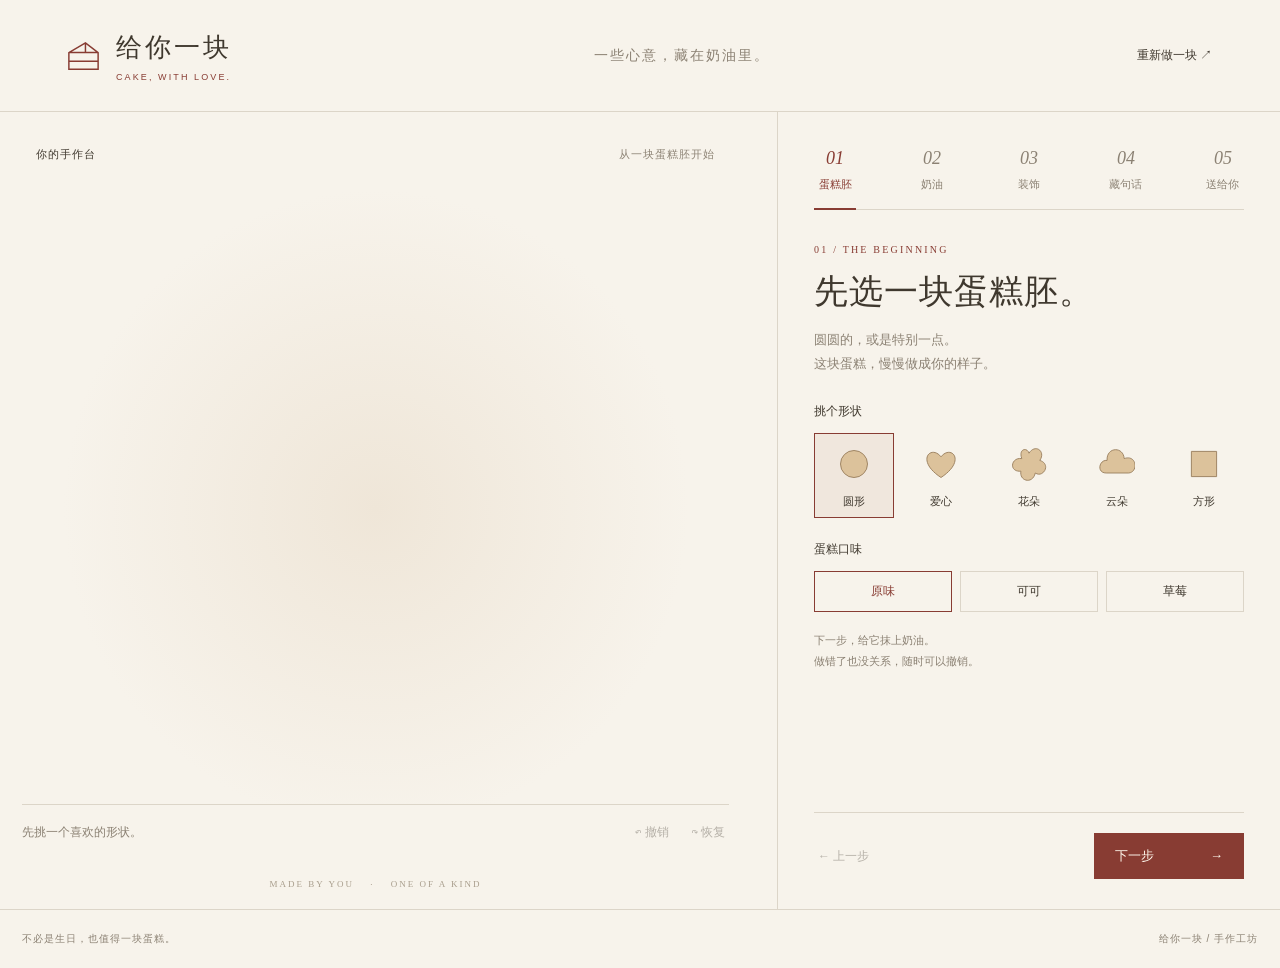
<file: cake-secret-tool/standalone.html>
<!doctype html>
<html lang="zh-CN">
<head>
  <meta charset="utf-8">
  <meta name="viewport" content="width=device-width, initial-scale=1, viewport-fit=cover">
  <meta name="theme-color" content="#f7f3eb">
  <meta name="description" content="亲手做一块蛋糕，把话藏进去。切开后，送给你。">
  <title>给你一块 · 手作蛋糕工坊</title>
  <style>
:root{--paper:#f7f3eb;--ink:#3f382e;--muted:#8b8173;--line:#dcd5c8;--red:#883c33;--white:#fffcf6;--serif:"Songti SC","Noto Serif CJK SC","SimSun",serif;font-family:-apple-system,BlinkMacSystemFont,"PingFang SC","Microsoft YaHei",sans-serif;color:var(--ink);background:var(--paper);font-synthesis:none}
*{box-sizing:border-box}body{margin:0}button,input,textarea{font:inherit}button,a{-webkit-tap-highlight-color:transparent}button{cursor:pointer;color:inherit}button:disabled{opacity:.35;cursor:default}button:focus-visible,a:focus-visible,input:focus-visible,textarea:focus-visible{outline:2px solid var(--red);outline-offset:4px}button{border:0;background:none}a{color:inherit;text-decoration:none}[hidden]{display:none!important}.masthead{height:112px;max-width:1440px;margin:auto;padding:0 5%;display:flex;align-items:center;justify-content:space-between;gap:20px;border-bottom:1px solid var(--line)}.wordmark{display:flex;align-items:center;gap:13px}.wordmark svg{width:39px;stroke:var(--red);stroke-width:1.5;fill:none}.wordmark>span{font:600 26px var(--serif);letter-spacing:3px}.wordmark small{display:block;font:9px Arial,sans-serif;letter-spacing:2.1px;margin-top:7px;color:var(--red)}.header-note{font:14px var(--serif);color:var(--muted);letter-spacing:2px}.text-btn{font-size:12px;padding:12px 4px;white-space:nowrap}.text-btn:hover{color:var(--red)}.workspace{max-width:1320px;margin:auto;display:grid;grid-template-columns:minmax(0,1.55fr) minmax(340px,1fr);min-height:720px}.atelier{padding:35px 48px 20px 22px;position:relative;border-right:1px solid var(--line);display:flex;flex-direction:column}.stage-label{display:flex;justify-content:space-between;font-size:11px;letter-spacing:1px;color:var(--muted);padding:0 14px}.stage-label span:first-child{color:var(--ink)}.canvas-wrap{width:100%;max-width:680px;margin:auto;position:relative;background:radial-gradient(ellipse at 50% 54%,#efe6d8 0,transparent 65%)}#cakeCanvas{display:block;width:100%;height:auto;touch-action:none}.stage-bottom{display:flex;align-items:center;justify-content:space-between;border-top:1px solid var(--line);min-height:55px;gap:10px}.stage-bottom p{font-size:12px;color:var(--muted);margin:0;line-height:1.6}.history-tools{display:flex;gap:15px}.atelier-foot{text-align:center;font:9px Georgia,serif;letter-spacing:2px;color:#a99e8d;margin:20px 0 0}.atelier-foot span{padding:0 12px}.recipe{padding:36px 36px 30px;display:flex;flex-direction:column}.steps{display:flex;justify-content:space-between;border-bottom:1px solid var(--line);margin-bottom:34px}.step-tab{font-size:11px;color:var(--muted);padding:0 0 17px;position:relative;min-width:42px}.step-tab span{display:block;font:italic 18px Georgia,serif;margin-bottom:8px}.step-tab.active{color:var(--red)}.step-tab.active:after{content:"";position:absolute;bottom:-1px;height:2px;background:var(--red);left:0;right:0}.step-content{flex:1;min-height:430px}.eyebrow{font:10px Georgia,serif;letter-spacing:2.2px;color:var(--red);margin:0 0 13px}.step-content h1{font:normal 34px/1.4 var(--serif);margin:0 0 12px;letter-spacing:1px}.intro{font-size:13px;line-height:1.9;color:var(--muted);margin:0 0 26px}.field-label{display:flex;justify-content:space-between;font-size:12px;margin:23px 0 13px}.field-label small{font-size:10px;color:var(--muted)}.shape-options{display:grid;grid-template-columns:repeat(5,1fr);gap:8px}.shape-option{padding:12px 0 8px;border:1px solid transparent;transition:background .2s}.shape-option.selected{border-color:var(--red);background:#f0e7dd}.shape-option svg{display:block;width:36px;height:36px;margin:auto auto 9px;fill:#dcc29b;stroke:#987d5c;stroke-width:1}.shape-option small{font-size:11px}.flavors{display:flex;gap:8px}.flavor{border:1px solid var(--line);padding:11px 14px;font-size:12px;flex:1}.flavor.selected{border-color:var(--red);color:var(--red)}.palette{display:flex;justify-content:space-between;gap:8px}.swatch{padding:4px;border:1px solid transparent;flex:1;min-width:0}.swatch.selected{border-color:var(--red)}.swatch i{display:block;height:32px;background:var(--swatch);border:1px solid #0000000c}.swatch small{font-size:9px;color:var(--muted);display:block;margin-top:6px;white-space:nowrap}.tool-options{display:flex;gap:8px;margin:18px 0}.tool-option{flex:1;border:1px solid var(--line);padding:12px 4px;font-size:12px}.tool-option.selected{color:var(--red);border-color:var(--red);background:#f0e7dd}.secondary,.primary{display:flex;align-items:center;justify-content:center;gap:16px;min-height:46px;padding:12px 20px;font-size:13px;line-height:1.4;border:1px solid var(--red);border-radius:0}.primary{background:var(--red);color:#fff9ee}.primary:hover{background:#743127}.primary span{margin-left:auto}.secondary{color:var(--red);background:transparent}.secondary:hover{background:#efe6da}.full-width{width:100%}.step-footer{border-top:1px solid var(--line);padding-top:20px;margin-top:24px;display:flex;justify-content:space-between;align-items:center}.step-footer .primary{min-width:150px}.recipe-note{font-size:11px;line-height:1.9;color:var(--muted);margin-top:18px}.toppings{display:grid;grid-template-columns:repeat(3,1fr);gap:8px}.topping{padding:9px 4px;border:1px solid var(--line)}.topping.selected{border-color:var(--red);background:#f0e7dd}.topping canvas{width:48px;height:48px;display:block;margin:0 auto 4px}.topping small{font-size:11px}.tool-line{display:flex;align-items:center;gap:15px;margin-top:20px;font-size:12px}.tool-line input{flex:1;width:80px;accent-color:var(--red)}input[type=text],textarea{width:100%;border:0;border-bottom:1px solid #bfb4a3;background:#efe9de;padding:13px;color:var(--ink);border-radius:0;font-size:14px}textarea{resize:vertical;min-height:130px;line-height:1.85}.message-meta{font-size:10px;color:var(--muted);display:flex;justify-content:space-between;margin-top:8px}.ideas{display:flex;flex-wrap:wrap;gap:5px 13px;margin-top:18px}.idea{border-bottom:1px solid var(--line);font-size:11px;padding:7px 0;color:var(--red)}.finish-list{list-style:none;padding:0;margin:28px 0}.finish-list li{display:flex;gap:16px;font-size:12px;padding:15px 0;border-bottom:1px solid var(--line);color:var(--muted)}.finish-list b{font:italic 18px Georgia,serif;color:var(--red)}.page-footer{max-width:1320px;margin:auto;border-top:1px solid var(--line);display:flex;justify-content:space-between;padding:22px;color:var(--muted);font-size:10px;letter-spacing:1px}
dialog{border:1px solid var(--line);padding:0;background:var(--paper);color:var(--ink);max-height:94dvh;max-width:calc(100% - 28px)}dialog::backdrop{background:#2920199c;backdrop-filter:blur(6px)}#previewDialog{width:850px}.preview-layout{display:grid;grid-template-columns:1.04fr 1fr}.film-wrap{background:#eee5d6;position:relative;aspect-ratio:9/16;max-height:88dvh}.film-wrap canvas,.film-wrap video{display:block;width:100%;height:100%;object-fit:contain}.preview-controls{padding:25px 28px;display:flex;flex-direction:column;justify-content:center}.close-preview{align-self:flex-start;margin-bottom:32px}.preview-controls h2{font:32px var(--serif);margin:0 0 12px}.preview-description{font-size:13px;color:var(--muted);line-height:1.9;margin:0 0 24px}.preview-controls .secondary{margin-top:10px;width:100%}.fine-print{font-size:10px;color:var(--muted);line-height:1.8;margin-top:20px}.preview-controls progress{width:100%;accent-color:var(--red);margin-top:20px}#progressLabel{font-size:12px}#downloadActions{margin-top:12px}.reset-dialog{padding:30px;max-width:400px}.reset-dialog h2{font:24px var(--serif)}.reset-dialog p{font-size:13px;color:var(--muted)}.reset-dialog>div{display:flex;gap:10px;margin-top:25px}#toast{position:fixed;z-index:99;bottom:25px;left:50%;transform:translate(-50%,15px);background:var(--ink);color:var(--white);padding:12px 20px;font-size:12px;opacity:0;pointer-events:none;transition:.2s;max-width:90vw;text-align:center}#toast.show{opacity:1;transform:translate(-50%,0)}
@media(min-width:1500px){.workspace{margin-top:18px}.atelier{padding-top:40px}}
@media(max-width:850px){.masthead{height:83px;padding:0 22px}.header-note{display:none}.workspace{grid-template-columns:minmax(0,1.15fr) minmax(300px,1fr)}.atelier{padding:28px 20px}.recipe{padding:28px 22px}.shape-options{gap:3px}.step-content h1{font-size:29px}.stage-bottom{flex-direction:column;align-items:flex-start;gap:0}.history-tools{align-self:flex-end}}
@media(max-width:640px){.masthead{height:77px;padding:0 20px}.wordmark svg{width:30px}.wordmark>span{font-size:22px}.wordmark small{font-size:8px}.masthead>.text-btn{font-size:11px}.workspace{display:flex;flex-direction:column;min-height:0}.atelier{border-right:0;padding:19px 20px 0}.stage-label{padding:0;font-size:10px}.canvas-wrap{max-width:420px;width:min(100%,45dvh);margin:-8px auto -18px}.stage-bottom{flex-direction:row;align-items:center;min-height:45px}.stage-bottom p{font-size:10px;max-width:64%}.history-tools{gap:8px;align-self:auto}.history-tools button{font-size:10px}.atelier-foot{display:none}.recipe{padding:15px 20px 22px}.steps{margin-bottom:22px}.step-tab{display:flex;align-items:center;gap:6px;padding:7px 0 13px}.step-tab span{font-size:14px;margin:0}.step-content{min-height:0}.eyebrow{font-size:9px;margin-bottom:7px}.step-content h1{font-size:26px;margin-bottom:8px}.intro{font-size:12px;margin-bottom:18px;line-height:1.7}.field-label{margin-top:17px}.shape-option{padding:8px 0}.shape-option svg{height:29px;margin-bottom:5px}.step-footer{margin-top:23px;padding-top:15px}.page-footer{padding:18px 20px;font-size:9px}.page-footer span:last-child{display:none}.toppings{grid-template-columns:repeat(6,1fr);gap:4px}.topping canvas{width:34px;height:34px}.topping small{font-size:9px}.topping{padding:6px 0}.preview-layout{display:flex;flex-direction:column}.film-wrap{height:49dvh;width:auto;align-self:center}.preview-controls{padding:15px 20px;display:grid;grid-template-columns:1fr 1fr;gap:10px}.close-preview{margin:0;padding:5px 0;grid-column:1/-1}.preview-controls>.eyebrow,.preview-controls>h2,.preview-description{display:none}.preview-controls>.secondary{margin:0}.preview-controls .fine-print{grid-column:1/-1;margin:0;font-size:9px}#exportProgress,#downloadActions{grid-column:1/-1;margin:0}#downloadActions{display:grid;grid-template-columns:1fr 1fr;gap:10px}#downloadActions .secondary{margin:0}#previewDialog{width:390px;max-height:95dvh}textarea{min-height:100px}.finish-list{margin:16px 0}.finish-list li{padding:11px 0}.recipe-note{margin-bottom:0}}
@media(prefers-reduced-motion:reduce){*{scroll-behavior:auto!important;transition:none!important}}

</style>
</head>
<body>
  <header class="masthead">
    <a href="./" class="wordmark" aria-label="给你一块首页"><svg viewBox="0 0 40 40" aria-hidden="true"><path d="M5 17 22 7l13 10v17H5Z M5 17h30 M5 26h30 M22 7v10"/></svg><span>给你一块<small>CAKE, WITH LOVE.</small></span></a>
    <span class="header-note">一些心意，藏在奶油里。</span>
    <button id="resetBtn" class="text-btn">重新做一块 ↗</button>
  </header>
  <main class="workspace">
    <section class="atelier" aria-label="蛋糕制作画布">
      <div class="stage-label"><span>你的手作台</span><span id="draftStatus">从一块蛋糕胚开始</span></div>
      <div class="canvas-wrap"><canvas id="cakeCanvas" width="1080" height="1020" aria-label="蛋糕画布：选择工具后，按住画奶油或点击摆放装饰"></canvas></div>
      <div class="stage-bottom"><p id="stageHint">先挑一个喜欢的形状。</p><div class="history-tools"><button id="undoBtn" class="text-btn" disabled aria-label="撤销上一次编辑">↶ 撤销</button><button id="redoBtn" class="text-btn" disabled aria-label="恢复上一次编辑">↷ 恢复</button></div></div>
      <p class="atelier-foot">MADE BY YOU <span>·</span> ONE OF A KIND</p>
    </section>
    <section class="recipe" aria-label="分步制作">
      <nav id="stepNav" class="steps" aria-label="制作步骤"></nav>
      <div class="step-content" id="stepContent"></div>
      <div class="step-footer"><button id="prevBtn" class="text-btn">← 上一步</button><button id="nextBtn" class="primary">下一步 <span>→</span></button></div>
    </section>
  </main>
  <footer class="page-footer"><span>不必是生日，也值得一块蛋糕。</span><span>给你一块 / 手作工坊</span></footer>
  <dialog id="previewDialog" aria-label="蛋糕揭晓预览">
    <div class="preview-layout"><div class="film-wrap"><canvas id="filmCanvas" width="720" height="1280" aria-label="完整蛋糕、切开动画及隐藏留言预览"></canvas><video id="resultVideo" controls playsinline hidden aria-label="已生成的视频"></video></div>
      <div class="preview-controls"><button id="closePreview" class="text-btn close-preview">← 回去修改</button><p class="eyebrow">A LITTLE SURPRISE</p><h2>切开，才知道。</h2><p class="preview-description">完整的蛋糕、切开的瞬间，<br>还有只想对 TA 说的话。</p><button id="cutBtn" class="primary">切开看看 <span>↗</span></button><button id="exportBtn" class="secondary">导出小视频 ↓</button><div id="exportProgress" hidden><progress max="100" value="0"></progress><p id="progressLabel" role="status">正在制作视频…</p><button id="cancelExport" class="text-btn">取消生成</button></div><div id="downloadActions" hidden><a id="downloadLink" class="primary" download>保存视频 ↓</a><button id="shareBtn" class="secondary">发给朋友 ↗</button></div><p id="exportNote" class="fine-print">竖屏短片 · 完整蛋糕 → 切开 → 留言<br>视频只包含作品，不包含操作界面。</p></div></div>
  </dialog>
  <dialog id="resetDialog" class="reset-dialog"><h2>重新做一块？</h2><p>会清空这块蛋糕和留言。</p><div><button id="cancelReset" class="secondary">继续做这块</button><button id="confirmReset" class="primary">重新开始</button></div></dialog>
  <div id="toast" role="status" aria-live="polite"></div>
  <script>
(() => {
  'use strict';
  const $ = id => document.getElementById(id);
  const canvas = $('cakeCanvas'), ctx = canvas.getContext('2d');
  const film = $('filmCanvas'), fc = film.getContext('2d');
  const KEY = 'cake-note-studio-v2';
  const COLORS = [['香草','#fff5df'],['草莓','#efb4bd'],['抹茶','#bdc7a3'],['芋泥','#c7bbd5'],['芒果','#edce87'],['可可','#96715f']];
  const FLAVORS = {vanilla:['原味','#e8bf85','#f6d7a7'], cocoa:['可可','#80543d','#b38360'], strawberry:['草莓','#d79d99','#efbfaf']};
  const SHAPES = {round:['圆形','M35 20a15 15 0 1 1-30 0a15 15 0 1 1 30 0'],heart:['爱心','M20 35C-9 16 9-2 20 12C31-2 49 16 20 35Z'],flower:['花朵','M20 8C27-3 39 6 32 16C45 20 36 36 27 30C24 43 9 39 11 28C-3 29 0 12 12 14C8 3 18 1 20 8Z'],cloud:['云朵','M8 30C-3 30 0 15 9 16C8 1 27 0 28 14C42 9 44 29 33 30Z'],square:['方形','M6 6H34V34H6Z']};
  const TOPPINGS = {strawberry:'草莓',blueberry:'蓝莓',cherry:'樱桃',flower:'小花',bow:'蝴蝶结',candle:'蜡烛'};
  const steps = ['蛋糕胚','奶油','装饰','藏句话','送给你'];
  const blank = () => ({version:2,shape:'round',flavor:'vanilla',coat:null,strokes:[],toppings:[],message:'',recipient:'',sender:'',step:0});
  let state = blank(), history=[], future=[], tool='pipe', cream=COLORS[0][1], topping='strawberry', size=29;
  let drawing=null, lastPoint=null, toastTimer, animation=0, exporting=false, cancelRequested=false, recording=null, exportFile=null, exportURL=null;
  let saved=false, saveTimer, textSnapshot=null;
  try {const raw=JSON.parse(localStorage.getItem(KEY));if(validDraft(raw)){state=raw;saved=true;}} catch (_) {}
  function validDraft(s){return s?.version===2 && s.shape in SHAPES && s.flavor in FLAVORS && Array.isArray(s.strokes) && s.strokes.length<=500 && s.strokes.every(v=>Array.isArray(v.points)&&v.points.length<=6000&&v.points.every(p=>Number.isFinite(p.x)&&Number.isFinite(p.y))) && Array.isArray(s.toppings) && s.toppings.length<=400 && s.toppings.every(t=>t.kind in TOPPINGS&&Number.isFinite(t.x)&&Number.isFinite(t.y)) && typeof s.message==='string' && s.message.length<=160 && typeof s.sender==='string' && typeof s.recipient==='string' && Number.isInteger(s.step)&&s.step>=0&&s.step<=4;}
  const clone = v => JSON.parse(JSON.stringify(v));
  function remember(){flushText();history.push(clone(state));if(history.length>70)history.shift();future=[];}
  function persist(){try{localStorage.setItem(KEY,JSON.stringify(state));$('draftStatus').textContent='草稿已保存';}catch(_){$('draftStatus').textContent='当前浏览器无法保存草稿';}}
  function changed(redraw=true){saved=true;persist();syncHistory();if(redraw)draw();}
  function syncHistory(){$('undoBtn').disabled=!history.length&&!textSnapshot;$('redoBtn').disabled=!future.length;}
  function flushText(){if(!textSnapshot)return;if(JSON.stringify(textSnapshot)!==JSON.stringify(state)){history.push(textSnapshot);if(history.length>70)history.shift();future=[];}textSnapshot=null;clearTimeout(saveTimer);syncHistory();}
  function undo(){endDraw();flushText();if(!history.length)return;future.push(clone(state));state=history.pop();renderUI();changed();}
  function redo(){endDraw();flushText();if(!future.length)return;history.push(clone(state));state=future.pop();renderUI();changed();}
  function toast(t){$('toast').textContent=t;$('toast').classList.add('show');clearTimeout(toastTimer);toastTimer=setTimeout(()=>$('toast').classList.remove('show'),3000);}
  function setStep(n){endDraw();flushText();state.step=Math.max(0,Math.min(4,n));if(state.step===1&&!['pipe','rosette'].includes(tool))tool='pipe';if(state.step===2&&!['place','move','erase'].includes(tool))tool='place';renderUI();persist();draw();}
  function heading(k,title,body){return `<p class="eyebrow">${k}</p><h1>${title}</h1><p class="intro">${body}</p>`;}
  function palette(){return `<div class="palette">${COLORS.map(([n,c])=>`<button class="swatch ${c===cream?'selected':''}" data-color="${c}" aria-label="${n}奶油" aria-pressed="${c===cream}" style="--swatch:${c}"><i></i><small>${n}</small></button>`).join('')}</div>`;}
  function renderUI(){
    $('stepNav').innerHTML=steps.map((n,i)=>`<button class="step-tab ${i===state.step?'active':''}" data-step="${i}" ${i===state.step?'aria-current="step"':''}><span>0${i+1}</span>${n}</button>`).join('');
    const panel=$('stepContent');
    if(state.step===0)panel.innerHTML=heading('01 / THE BEGINNING','先选一块蛋糕胚。','圆圆的，或是特别一点。<br>这块蛋糕，慢慢做成你的样子。')+`<div class="field-label">挑个形状</div><div class="shape-options">${Object.entries(SHAPES).map(([k,[n,p]])=>`<button class="shape-option ${k===state.shape?'selected':''}" data-shape="${k}" aria-label="${n}蛋糕胚" aria-pressed="${k===state.shape}"><svg viewBox="0 0 40 40" aria-hidden="true"><path d="${p}"/></svg><small>${n}</small></button>`).join('')}</div><div class="field-label">蛋糕口味</div><div class="flavors">${Object.entries(FLAVORS).map(([k,[n]])=>`<button class="flavor ${k===state.flavor?'selected':''}" data-flavor="${k}">${n}</button>`).join('')}</div><p class="recipe-note">下一步，给它抹上奶油。<br>做错了也没关系，随时可以撤销。</p>`;
    if(state.step===1)panel.innerHTML=heading('02 / A LITTLE CREAM','给它一层温柔。','先铺满奶油，再亲手挤上花纹。<br>不必整齐，你做的就很好。')+`<div class="field-label">奶油颜色</div>${palette()}<div class="tool-options"><button class="tool-option ${tool==='pipe'?'selected':''}" data-tool="pipe">〰 挤奶油</button><button class="tool-option ${tool==='rosette'?'selected':''}" data-tool="rosette">✿ 挤奶油花</button></div><button class="secondary full-width" id="coatBtn">用这个颜色铺满奶油</button><label class="tool-line">粗细 <input id="brushSize" aria-label="奶油粗细" type="range" min="12" max="44" value="${size}"></label><p class="recipe-note">手指按住蛋糕拖动，就能留下奶油。<br>点一下，也能挤出一朵小奶油花。</p>`;
    if(state.step===2)panel.innerHTML=heading('03 / FINISHING TOUCHES','放一点小小的快乐。','选一颗水果，点在蛋糕上。<br>多放一点也可以。')+`<div class="toppings">${Object.entries(TOPPINGS).map(([k,n])=>`<button class="topping ${k===topping?'selected':''}" data-topping="${k}" aria-pressed="${k===topping}"><canvas width="96" height="96" data-icon="${k}" aria-hidden="true"></canvas><small>${n}</small></button>`).join('')}</div><div class="tool-options"><button class="tool-option ${tool==='move'?'selected':''}" data-tool="move">↔ 移动装饰</button><button class="tool-option ${tool==='erase'?'selected':''}" data-tool="erase">× 移除装饰</button></div><button class="secondary full-width" id="rimBtn">沿边缘挤一圈奶油花</button><p class="recipe-note">选中「移动装饰」后可以拖动摆好的配料。<br>每次摆放、移动和移除，都可以单独撤销。</p>`;
    if(state.step===3){panel.innerHTML=heading('04 / JUST BETWEEN US','把话，藏在里面。','蛋糕表面不写字。<br>只有切开后，这句话才会出现。')+`<label class="field-label" for="recipient">送给 <small>选填</small></label><input id="recipient" type="text" maxlength="16" placeholder="一个值得收到蛋糕的人" autocomplete="off"><label class="field-label" for="message">想悄悄说的话</label><textarea id="message" maxlength="120" placeholder="今天没有纪念日，\n但想到你，就想送你一块蛋糕。"></textarea><div class="message-meta"><span>留言只在切开后揭晓</span><span id="messageCount">${state.message.length} / 120</span></div><div class="ideas"><button class="idea" data-idea="今天没有纪念日，但想到你，就想送你一块蛋糕。">没理由，只想你</button><button class="idea" data-idea="祝你暴富。\n暴富以后，记得养我。">一点小心愿</button><button class="idea" data-idea="不需要一直很厉害。\n在我这里，你可以休息一下。">给你撑腰</button></div><label class="field-label" for="sender">落款 <small>选填</small></label><input id="sender" type="text" maxlength="16" placeholder="你的名字" autocomplete="off">`;for(const k of ['recipient','message','sender'])$(k).value=state[k];}
    if(state.step===4)panel.innerHTML=heading('05 / MADE FOR SOMEONE','好了，送给你。','这一块独一无二。<br>让藏在里面的话，慢慢被看见。')+`<ol class="finish-list"><li><b>01</b> 先看到，你亲手做的完整蛋糕</li><li><b>02</b> 轻轻切开，蛋糕向两边分开</li><li><b>03</b> 留言出现，把心意送到</li></ol><p class="recipe-note">预览后可直接导出竖屏小视频。<br>保存到手机，或直接把视频发给朋友。</p><button id="saveImage" class="text-btn">也可以保存完整蛋糕图片 ↓</button>`;
    $('prevBtn').disabled=state.step===0;
    $('nextBtn').innerHTML=state.step===4?'预览与导出 <span>↗</span>':'下一步 <span>→</span>';
    updateHint();syncHistory();
    panel.querySelectorAll('[data-icon]').forEach(el=>{const c=el.getContext('2d');c.translate(48,54);drawTopping(c,{kind:el.dataset.icon,size:27,rot:0},false);});
  }
  function updateHint(){const hints=['先挑一个喜欢的形状。',tool==='rosette'?'按住拖动，挤出一串奶油花。':'按住拖动挤奶油，点一下也可以。',tool==='move'?'按住装饰，拖到喜欢的位置。':tool==='erase'?'点一下想移除的装饰。':'选好配料，点在蛋糕上。','把想说的话写在右侧或下方，切开后才会出现。','蛋糕做好了。去看看里面的小惊喜。'];$('stageHint').textContent=hints[state.step];canvas.style.cursor=state.step===1?'crosshair':state.step===2?(tool==='move'?'grab':'crosshair'):'default';}
  $('stepNav').onclick=e=>{const b=e.target.closest('[data-step]');if(b)setStep(+b.dataset.step);};
  $('stepContent').onclick=e=>{
    const b=e.target.closest('button');if(!b)return;
    if(b.dataset.shape){remember();state.shape=b.dataset.shape;renderUI();changed();}
    if(b.dataset.flavor){remember();state.flavor=b.dataset.flavor;renderUI();changed();}
    if(b.dataset.color){cream=b.dataset.color;renderUI();}
    if(b.dataset.tool){tool=b.dataset.tool;renderUI();}
    if(b.dataset.topping){topping=b.dataset.topping;tool='place';renderUI();}
    if(b.id==='coatBtn'){remember();state.coat=cream;changed();toast('奶油铺好了，继续挤点花纹吧');}
    if(b.id==='rimBtn'){if(state.strokes.length>=480){toast('装饰已经很多了，先撤销一些吧');return;}remember();const points=outline(state.shape);const step=Math.max(1,Math.floor(points.length/34));for(let i=0;i<points.length;i+=step){const p=points[i];state.strokes.push({kind:'rosette',color:cream,size:21,points:[{x:p.x*.90,y:p.y*.90}]});}changed();}
    if(b.dataset.idea){remember();state.message=b.dataset.idea;renderUI();changed();}
    if(b.id==='saveImage')saveImage();
  };
  $('stepContent').addEventListener('input',e=>{const el=e.target;if(el.id==='brushSize'){size=+el.value;return;}if(['message','recipient','sender'].includes(el.id)){if(!textSnapshot)textSnapshot=clone(state);state[el.id]=el.value;if(el.id==='message')$('messageCount').textContent=`${el.value.length} / 120`;clearTimeout(saveTimer);saveTimer=setTimeout(flushText,700);changed(false);}});
  $('stepContent').addEventListener('focusout',flushText);
  $('prevBtn').onclick=()=>setStep(state.step-1);
  $('nextBtn').onclick=()=>{if(state.step===4)openPreview();else setStep(state.step+1);};
  $('undoBtn').onclick=undo;$('redoBtn').onclick=redo;
  document.addEventListener('keydown',e=>{if(/INPUT|TEXTAREA/.test(e.target.tagName)||$('previewDialog').open)return;if((e.ctrlKey||e.metaKey)&&e.key.toLowerCase()==='z'){e.preventDefault();e.shiftKey?redo():undo();}});
  $('resetBtn').onclick=()=>$('resetDialog').showModal();$('cancelReset').onclick=()=>$('resetDialog').close();$('confirmReset').onclick=()=>{state=blank();history=[];future=[];textSnapshot=null;tool='pipe';cream=COLORS[0][1];$('resetDialog').close();renderUI();changed();};

  // Every decoration is drawn locally, so preview, PNG and video share the same renderer.
  const outlineCache={};
  function outline(shape){if(outlineCache[shape])return outlineCache[shape];let a=[];for(let i=0;i<160;i++){const t=i/160*Math.PI*2;let x,y;if(shape==='heart'){x=16*Math.sin(t)**3*12.6;y=-(13*Math.cos(t)-5*Math.cos(2*t)-2*Math.cos(3*t)-Math.cos(4*t))*12.6;}else if(shape==='square'){x=185*Math.sign(Math.cos(t))*Math.abs(Math.cos(t))**.35;y=185*Math.sign(Math.sin(t))*Math.abs(Math.sin(t))**.35;}else if(shape==='flower'){const r=179+23*Math.cos(t*6);x=r*Math.cos(t);y=r*Math.sin(t);}else if(shape==='cloud'){const r=178+19*Math.sin(5*t);x=1.12*r*Math.cos(t);y=.80*r*Math.sin(t);}else{x=202*Math.cos(t);y=202*Math.sin(t);}a.push({x,y});}outlineCache[shape]=a;return a;}
  function shapePath(c,shape){const a=outline(shape);c.beginPath();a.forEach((p,i)=>i?c.lineTo(p.x,p.y):c.moveTo(p.x,p.y));c.closePath();}
  function inside(p,margin=1){const c=hitContext;c.setTransform(1,0,0,1,0,0);shapePath(c,state.shape);return c.isPointInPath(p.x/margin,p.y/margin);}
  const hitContext=document.createElement('canvas').getContext('2d');
  function tint(hex,delta){return '#'+hex.slice(1).match(/../g).map(n=>Math.min(255,Math.max(0,parseInt(n,16)+delta)).toString(16).padStart(2,'0')).join('');}
  function ellipse(c,x,y,rx,ry,color){c.beginPath();c.ellipse(x,y,rx,ry,0,0,Math.PI*2);c.fillStyle=color;c.fill();}
  function rosette(c,x,y,r,color){c.save();c.translate(x,y);c.shadowColor='#6d48252a';c.shadowBlur=4;c.shadowOffsetY=3;const grad=c.createRadialGradient(-r*.3,-r*.35,1,0,0,r);grad.addColorStop(0,tint(color,15));grad.addColorStop(.7,color);grad.addColorStop(1,tint(color,-24));c.fillStyle=grad;c.beginPath();for(let i=0;i<=90;i++){const a=i/90*Math.PI*2,rr=r*(.86+.14*Math.cos(a*9));i?c.lineTo(Math.cos(a)*rr,Math.sin(a)*rr*.8):c.moveTo(Math.cos(a)*rr,Math.sin(a)*rr*.8);}c.fill();c.shadowColor='transparent';c.strokeStyle='#ffffff65';c.lineWidth=1.4;c.beginPath();for(let i=0;i<=50;i++){const a=i/50*Math.PI*4,rr=r*.68*(1-i/58);const x=Math.cos(a)*rr,y=Math.sin(a)*rr*.8;i?c.lineTo(x,y):c.moveTo(x,y);}c.stroke();c.restore();}
  function drawTopping(c,t,shadow=true){c.save();c.rotate(t.rot||0);const r=t.size||29;c.scale(r/29,r/29);if(shadow){c.shadowColor='#49342235';c.shadowBlur=7;c.shadowOffsetY=5;}
    if(t.kind==='strawberry'){const g=c.createLinearGradient(-16,-28,15,20);g.addColorStop(0,'#e87568');g.addColorStop(.45,'#c94039');g.addColorStop(1,'#8e2527');c.fillStyle=g;c.beginPath();c.moveTo(0,25);c.bezierCurveTo(-9,22,-29,-2,-22,-19);c.bezierCurveTo(-17,-31,15,-33,23,-17);c.bezierCurveTo(31,0,9,24,0,25);c.fill();c.shadowColor='transparent';for(let row=0;row<4;row++){for(let i=0;i<4-row%2;i++){const x=(i-(3-row%2)/2)*9,y=-15+row*10;if(Math.abs(x)<22-row*3)ellipse(c,x,y,1.15,2,'#ffdc9e');}}c.fillStyle='#59774b';for(let i=0;i<5;i++){c.save();c.translate(0,-23);c.rotate((i-2)*.67);c.beginPath();c.moveTo(0,2);c.quadraticCurveTo(-8,-7,0,-14);c.quadraticCurveTo(5,-6,0,2);c.fill();c.restore();}}
    if(t.kind==='blueberry'){for(const [x,y,r] of [[-11,1,16],[11,6,15],[0,-12,15]]){const g=c.createRadialGradient(x-5,y-6,1,x,y,r);g.addColorStop(0,'#8798b5');g.addColorStop(.6,'#506387');g.addColorStop(1,'#34445f');ellipse(c,x,y,r,r,g);c.shadowColor='transparent';c.fillStyle='#283750';c.beginPath();for(let i=0;i<10;i++){let a=i*Math.PI/5,rr=i%2?3:6;i?c.lineTo(x+Math.cos(a)*rr,y-3+Math.sin(a)*rr):c.moveTo(x+Math.cos(a)*rr,y-3+Math.sin(a)*rr);}c.closePath();c.fill();}}
    if(t.kind==='cherry'){c.shadowColor='transparent';c.strokeStyle='#65704a';c.lineWidth=2.6;c.beginPath();c.moveTo(-14,4);c.quadraticCurveTo(-13,-20,9,-32);c.quadraticCurveTo(7,-12,16,6);c.stroke();for(const [x,y] of [[-14,9],[15,11]]){const g=c.createRadialGradient(x-5,y-7,0,x,y,17);g.addColorStop(0,'#e26c63');g.addColorStop(.4,'#b73940');g.addColorStop(1,'#772631');ellipse(c,x,y,16,17,g);ellipse(c,x-5,y-7,3,2,'#ffdbbcaa');}}
    if(t.kind==='flower'){for(let i=0;i<5;i++){const a=i*Math.PI*2/5;ellipse(c,Math.cos(a)*14,Math.sin(a)*14,12,11,'#fff8e6');}c.shadowColor='transparent';ellipse(c,0,0,9,9,'#dcb35b');ellipse(c,-2,-3,4,3,'#edce83');}
    if(t.kind==='bow'){c.fillStyle='#ae5360';c.beginPath();c.moveTo(0,0);c.bezierCurveTo(-43,-37,-38,29,0,0);c.bezierCurveTo(43,-37,38,29,0,0);c.fill();c.fillStyle='#c36c76';c.beginPath();c.moveTo(-5,1);c.lineTo(-19,34);c.lineTo(-7,28);c.lineTo(0,33);c.lineTo(7,3);c.moveTo(4,1);c.lineTo(23,27);c.lineTo(10,25);c.lineTo(7,32);c.lineTo(-4,3);c.fill();c.shadowColor='transparent';ellipse(c,0,0,7,9,'#d99098');c.strokeStyle='#e5aab0';c.lineWidth=2;c.beginPath();c.moveTo(-7,-3);c.quadraticCurveTo(-28,-18,-24,-2);c.moveTo(7,-3);c.quadraticCurveTo(28,-18,24,-2);c.stroke();}
    if(t.kind==='candle'){c.fillStyle='#f6e0b9';c.fillRect(-6,-36,12,57);c.shadowColor='transparent';c.save();c.beginPath();c.rect(-6,-36,12,57);c.clip();c.strokeStyle='#b77770';c.lineWidth=4;for(let y=-45;y<30;y+=14){c.beginPath();c.moveTo(-10,y);c.lineTo(10,y+12);c.stroke();}c.restore();c.strokeStyle='#5d4b37';c.lineWidth=2;c.beginPath();c.moveTo(0,-36);c.lineTo(0,-43);c.stroke();c.fillStyle='#e9b655';c.beginPath();c.moveTo(0,-66);c.bezierCurveTo(17,-45,6,-38,0,-41);c.bezierCurveTo(-12,-44,-4,-57,0,-66);c.fill();ellipse(c,0,-47,3,6,'#fff2b5');}
    c.restore();
  }
  const cakeLayer=document.createElement('canvas');cakeLayer.width=1080;cakeLayer.height=1020;const lc=cakeLayer.getContext('2d');let dirty=true;
  function paintCake(){lc.setTransform(1.5,0,0,1.5,0,0);lc.clearRect(0,0,720,680);const colors=FLAVORS[state.flavor];
    // Extruded shape, with two sponge layers and a filling seam.
    for(let depth=87;depth>=0;depth-=2){lc.save();lc.translate(360,296+depth);lc.scale(1,.66);shapePath(lc,state.shape);let color=state.coat?tint(state.coat,-26+Math.floor((87-depth)/12)):(depth>51?colors[1]:depth>37?'#fff0d0':colors[1]);lc.fillStyle=color;lc.fill();lc.restore();}
    lc.save();lc.translate(360,296);lc.scale(1,.66);shapePath(lc,state.shape);const g=lc.createLinearGradient(-180,-180,200,220);g.addColorStop(0,state.coat?tint(state.coat,9):colors[1]);g.addColorStop(1,state.coat||colors[0]);lc.fillStyle=g;lc.fill();lc.strokeStyle=state.coat?tint(state.coat,-12):'#d6ad7a';lc.lineWidth=1.5;lc.stroke();lc.clip();
    if(!state.coat){for(let i=0;i<450;i++){let x=Math.sin(i*78.233)*223,y=Math.cos(i*17.37)*221;ellipse(lc,x,y,.7+(i%3)*.4,.8,i%2?'#ffffff24':'#9c713d18');}}
    for(const s of state.strokes){if(s.kind==='rosette'){for(const p of s.points)rosette(lc,p.x,p.y,s.size*.6,s.color);}else{lc.save();lc.lineWidth=s.size;lc.strokeStyle=s.color;lc.lineCap='round';lc.lineJoin='round';lc.shadowColor='#6d482535';lc.shadowBlur=4;lc.shadowOffsetY=4;lc.beginPath();s.points.forEach((p,i)=>i?lc.lineTo(p.x,p.y):lc.moveTo(p.x,p.y));if(s.points.length===1){const p=s.points[0];ellipse(lc,p.x,p.y,s.size/2,s.size/2,s.color);}else lc.stroke();lc.shadowColor='transparent';lc.strokeStyle='#ffffff4a';lc.lineWidth=s.size*.2;lc.translate(-2,-3);lc.stroke();lc.restore();}}
    lc.restore();
    state.toppings.slice().sort((a,b)=>a.y-b.y).forEach(t=>{if(!inside(t))return;lc.save();lc.translate(360+t.x,296+t.y*.66);drawTopping(lc,t);lc.restore();});dirty=false;
  }
  function cakeScene(c,split=0){if(dirty)paintCake();c.save();c.shadowColor='#725b402a';c.shadowBlur=25;c.shadowOffsetY=14;ellipse(c,360,422,270,107,'#ebe3d6');c.shadowColor='transparent';ellipse(c,360,412,276,109,'#fffcf4');c.strokeStyle='#d7cbbc';c.lineWidth=1;c.beginPath();c.ellipse(360,412,261,97,0,0,Math.PI*2);c.stroke();c.strokeStyle='#efe6d8';c.beginPath();c.ellipse(360,412,240,85,0,0,Math.PI*2);c.stroke();c.restore();
    for(const side of [-1,1]){c.save();c.translate(side*split,split*.10);c.beginPath();c.rect(side<0?0:360,0,360,680);c.clip();c.drawImage(cakeLayer,0,0,720,680);c.restore();}
    if(split>1){const top=outline(state.shape).filter(p=>Math.abs(p.x)<12);const ys=top.map(p=>296+p.y*.66);const y1=Math.min(...ys),y2=Math.max(...ys);for(const side of [-1,1]){const x=360+side*split;const w=Math.min(17,split*.38);c.save();c.beginPath();c.moveTo(x,y1+split*.1);c.lineTo(x-side*w,y1+15+split*.1);c.lineTo(x-side*w,y2+78+split*.1);c.lineTo(x,y2+87+split*.1);c.closePath();c.clip();c.fillStyle=FLAVORS[state.flavor][1];c.fillRect(x-w-1,y1,w*2+2,y2-y1+110);for(let y=y1+32;y<y2+80;y+=55){c.fillStyle='#fff0db';c.fillRect(x-w-1,y,w*2+2,9);}c.restore();}}
  }
  function draw(){dirty=true;ctx.setTransform(1.5,0,0,1.5,0,0);ctx.clearRect(0,0,720,680);cakeScene(ctx);}
  function pos(e){const r=canvas.getBoundingClientRect();return{x:(e.clientX-r.left)/r.width*720-360,y:((e.clientY-r.top)/r.height*680-296)/.66};}
  function topAt(p){for(let i=state.toppings.length-1;i>=0;i--){const t=state.toppings[i];if(Math.hypot(t.x-p.x,(t.y-p.y)*.66)<t.size*1.35)return i;}return -1;}
  canvas.addEventListener('pointerdown',e=>{if(drawing||state.step<1||state.step>2)return;const p=pos(e);if(!inside(p,.98))return;e.preventDefault();canvas.setPointerCapture(e.pointerId);
    if(state.step===1){if(state.strokes.length>=480){toast('这块蛋糕装饰得很满啦');return;}remember();const s={kind:tool==='rosette'?'rosette':'pipe',color:cream,size,points:[p]};state.strokes.push(s);drawing={kind:'stroke',stroke:s,id:e.pointerId};lastPoint=p;}
    else if(tool==='move'||tool==='erase'){const i=topAt(p);if(i<0)return;remember();if(tool==='erase'){state.toppings.splice(i,1);changed();return;}drawing={kind:'move',index:i,id:e.pointerId,offset:{x:state.toppings[i].x-p.x,y:state.toppings[i].y-p.y}};}
    else{if(state.toppings.length>=400){toast('配料已经很丰富啦');return;}remember();state.toppings.push({kind:topping,x:p.x,y:p.y,size:29,rot:(Math.random()-.5)*.32});changed();return;}draw();syncHistory();
  });
  canvas.addEventListener('pointermove',e=>{if(!drawing||e.pointerId!==drawing.id)return;const p=pos(e);if(drawing.kind==='move'){const q={x:p.x+drawing.offset.x,y:p.y+drawing.offset.y};if(inside(q,.95))Object.assign(state.toppings[drawing.index],q);}else if(inside(p)){const s=drawing.stroke;const min=s.kind==='rosette'?s.size*.88:3;if(Math.hypot(p.x-lastPoint.x,p.y-lastPoint.y)>min&&s.points.length<6000){s.points.push(p);lastPoint=p;}}draw();});
  function endDraw(){if(!drawing)return;const id=drawing.id;drawing=null;if(canvas.hasPointerCapture(id))canvas.releasePointerCapture(id);changed();}
  canvas.addEventListener('pointerup',endDraw);canvas.addEventListener('pointercancel',endDraw);canvas.addEventListener('lostpointercapture',endDraw);

  const ease = x => {x=Math.max(0,Math.min(1,x));return x*x*(3-2*x);};
  const duration=()=>Math.max(10,5.2+Array.from(state.message).length*.13);
  function textLines(c,text,maxWidth){const lines=[];let paragraphs=text.replace(/\n{3,}/g,'\n\n').split('\n');if(paragraphs.length>6)paragraphs=[paragraphs.filter(Boolean).join(' ')];for(const paragraph of paragraphs){let line='';for(const ch of Array.from(paragraph)){if(line&&c.measureText(line+ch).width>maxWidth){lines.push(line);line=ch;}else line+=ch;}lines.push(line);}return lines;}
  function drawFilm(t=0){const c=fc;const split=ease((t-2.9)/1.15)*64,reveal=ease((t-3.8)/1);c.setTransform(1,0,0,1,0,0);c.fillStyle='#f7f3eb';c.fillRect(0,0,720,1280);
    c.strokeStyle='#d8cabb';c.lineWidth=1;c.strokeRect(28,28,664,1224);c.textAlign='center';c.fillStyle='#986754';c.font='17px Georgia,serif';c.fillText('A CAKE, JUST FOR YOU',360,110);c.fillStyle='#493e32';c.font='38px "Songti SC","Noto Serif CJK SC",serif';c.fillText(state.recipient?`给 ${state.recipient}`:'亲手做了一块，送给你。',360,172,590);
    c.save();c.translate(0,72-reveal*18);cakeScene(c,split);c.restore();
    if(t>=2&&t<3.75){const down=ease((t-2)/.75),out=ease((t-3.05)/.7);c.save();c.globalAlpha=1-out;c.translate(360,170+down*205);c.rotate(-.10);const blade=c.createLinearGradient(-12,0,22,0);blade.addColorStop(0,'#b6babc');blade.addColorStop(.55,'#f5f6f4');blade.addColorStop(1,'#a0a6a8');c.fillStyle=blade;c.beginPath();c.moveTo(-12,-100);c.lineTo(20,-100);c.lineTo(14,105);c.quadraticCurveTo(-12,84,-12,65);c.closePath();c.fill();c.fillStyle='#6d4a38';c.fillRect(-12,-174,31,76);ellipse(c,3,-159,2,2,'#c5b3a1');ellipse(c,3,-118,2,2,'#c5b3a1');c.restore();}
    if(reveal>0){c.save();c.globalAlpha=reveal;c.translate(0,(1-reveal)*65);const text=state.message.trim();let fs=32;c.font=`${fs}px "Songti SC","Noto Serif CJK SC",serif`;let lines=textLines(c,text,474);while(lines.length*fs*1.65>320&&fs>22){fs--;c.font=`${fs}px "Songti SC","Noto Serif CJK SC",serif`;lines=textLines(c,text,474);}const height=Math.max(256,lines.length*fs*1.65+130);const y=647;c.shadowColor='#67412613';c.shadowBlur=20;c.shadowOffsetY=10;c.fillStyle='#fffdf7';c.fillRect(85,y,550,height);c.shadowColor='transparent';c.fillStyle='#883c33';c.font='13px Georgia,serif';c.fillText('A NOTE INSIDE',360,y+42);c.fillStyle='#4c4035';c.font=`${fs}px "Songti SC","Noto Serif CJK SC",serif`;lines.forEach((line,i)=>c.fillText(line,360,y+92+i*fs*1.65));if(state.sender){c.font='18px "Songti SC","Noto Serif CJK SC",serif';c.fillStyle='#8b7062';c.fillText(`— ${state.sender}`,360,y+height-28);}c.restore();}
    else{c.save();c.globalAlpha=1-ease((t-2.4)/1);c.fillStyle='#8e7e6b';c.font='24px "Songti SC","Noto Serif CJK SC",serif';c.fillText('有句话，藏在里面。',360,747);c.font='15px Georgia,serif';c.fillText('a little sweetness, a little secret',360,790);c.restore();}
    c.fillStyle='#a49480';c.font='14px "Songti SC","Noto Serif CJK SC",serif';c.fillText('不必是生日，也值得被惦记。',360,1188);
  }
  function stopAnimation(){cancelAnimationFrame(animation);animation=0;}
  function play(){if(exporting)return;stopAnimation();$('resultVideo').pause();$('resultVideo').hidden=true;film.hidden=false;const start=performance.now();$('cutBtn').textContent='重新看一遍 ↻';const loop=now=>{const t=(now-start)/1000;drawFilm(t);if(t<duration())animation=requestAnimationFrame(loop);};animation=requestAnimationFrame(loop);}
  function clearExport(){if(exportURL)URL.revokeObjectURL(exportURL);exportURL=null;exportFile=null;$('resultVideo').pause();$('resultVideo').removeAttribute('src');$('resultVideo').load();$('resultVideo').hidden=true;film.hidden=false;$('downloadActions').hidden=true;}
  function openPreview(){endDraw();flushText();if(!state.message.trim()){setStep(3);toast('先藏一句话，再送给 TA 吧');$('message').focus();return;}stopAnimation();clearExport();drawFilm(0);$('cutBtn').textContent='切开看看 ↗';$('previewDialog').showModal();document.body.style.overflow='hidden';}
  $('cutBtn').onclick=play;
  $('closePreview').onclick=()=>{if(exporting)return;stopAnimation();$('previewDialog').close();};
  $('previewDialog').addEventListener('cancel',e=>{if(exporting)e.preventDefault();});
  $('previewDialog').addEventListener('close',()=>{stopAnimation();$('resultVideo').pause();document.body.style.overflow='';});
  function download(blob,name){const a=document.createElement('a'),url=URL.createObjectURL(blob);a.href=url;a.download=name;a.click();setTimeout(()=>URL.revokeObjectURL(url),60000);}
  function saveImage(){const out=document.createElement('canvas');out.width=1080;out.height=1080;const c=out.getContext('2d');c.scale(1.5,1.5);c.fillStyle='#f7f3eb';c.fillRect(0,0,720,720);cakeScene(c);out.toBlob(b=>{if(b)download(b,'给你一块-完整蛋糕.png');},'image/png');}
  function recorderFormat(){if(!window.MediaRecorder||!film.captureStream)return null;for(const mime of ['video/mp4;codecs=avc1.42001f','video/mp4','video/webm;codecs=vp9','video/webm;codecs=vp8','video/webm']){if(MediaRecorder.isTypeSupported(mime))return mime;}return null;}
  function exportUI(busy){exporting=busy;for(const id of ['closePreview','cutBtn','exportBtn'])$(id).disabled=busy;$('exportProgress').hidden=!busy;}
  $('cancelExport').onclick=()=>{cancelRequested=true;if(recording?.state==='recording')recording.stop();};
  // Recording is cancelled on backgrounding to avoid silently exporting frozen frames.
  document.addEventListener('visibilitychange',()=>{if(document.hidden&&exporting){cancelRequested=true;if(recording?.state==='recording')recording.stop();toast('生成已暂停，请保持页面在前台后重试');}});
  $('exportBtn').onclick=async()=>{
    if(exporting)return;const mime=recorderFormat();if(!mime){toast('这个浏览器暂不支持视频生成，请用 Safari 或 Chrome 打开');return;}
    stopAnimation();clearExport();drawFilm(0);exportUI(true);cancelRequested=false;
    $('progressLabel').textContent='正在准备视频…';$('exportProgress').querySelector('progress').value=0;
    let stream,watchdog;const chunks=[];
    try{
      stream=film.captureStream(30);recording=new MediaRecorder(stream,{mimeType:mime,videoBitsPerSecond:6000000});
      const done=new Promise((resolve,reject)=>{recording.ondataavailable=e=>{if(e.data.size)chunks.push(e.data);};recording.onerror=e=>reject(e.error||new Error('录制失败'));recording.onstop=resolve;});
      recording.start(250);const start=performance.now(),length=duration();
      const loop=now=>{if(cancelRequested)return;const elapsed=(now-start)/1000;drawFilm(Math.min(elapsed,length));const pct=Math.min(99,Math.round(elapsed/length*100));$('exportProgress').querySelector('progress').value=pct;$('progressLabel').textContent=`正在生成 ${pct}% · 请保持页面打开`;if(elapsed<length)animation=requestAnimationFrame(loop);else if(recording.state==='recording')recording.stop();};animation=requestAnimationFrame(loop);
      watchdog=setTimeout(()=>{cancelRequested=true;if(recording?.state==='recording')recording.stop();},(length+12)*1000);
      await done;stopAnimation();if(cancelRequested){drawFilm(0);return;}
      const type=recording.mimeType.split(';')[0],ext=type.includes('mp4')?'mp4':'webm';const blob=new Blob(chunks,{type});if(blob.size<1000)throw new Error('视频没有成功生成');
      exportFile=new File([blob],`给你一块-藏在蛋糕里的话.${ext}`,{type});exportURL=URL.createObjectURL(exportFile);
      $('downloadLink').href=exportURL;$('downloadLink').download=exportFile.name;$('downloadLink').textContent=`保存视频 · ${ext.toUpperCase()} ↓`;$('downloadActions').hidden=false;
      $('resultVideo').src=exportURL;$('resultVideo').hidden=false;film.hidden=true;
      $('exportNote').textContent=`${Math.round(length)} 秒 · 720 × 1280 · ${ext.toUpperCase()} · ${(blob.size/1048576).toFixed(1)} MB。`+(ext==='webm'?'此浏览器生成 WebM；如需 MP4，请用支持 MP4 录制的浏览器打开。':'保存视频后就能发给朋友。');
      toast('小视频做好了，可以保存或发给朋友');
    }catch(e){toast('视频生成失败，请重试或换浏览器打开');console.error('Video export:',e);}finally{clearTimeout(watchdog);stopAnimation();stream?.getTracks().forEach(t=>t.stop());recording=null;exportUI(false);}
  };
  $('shareBtn').onclick=async()=>{if(!exportFile)return;if(navigator.canShare?.({files:[exportFile]})&&navigator.share){try{await navigator.share({files:[exportFile],title:'给你一块',text:'亲手做了一块蛋糕，里面还有一句话给你。'});}catch(e){if(e.name!=='AbortError')toast('暂时无法直接分享，请先保存视频再发送');}}else{download(exportFile,exportFile.name);toast('视频已开始下载，保存后可发给朋友');}};
  window.addEventListener('pagehide',()=>{flushText();persist();});
  renderUI();draw();if(saved)$('draftStatus').textContent='已接着上次的草稿';
})();

</script>
</body>
</html>
</file>
<file: styles.css>
:root{color-scheme:light;--bg:#f7f3eb;--paper:#fffbf4;--ink:#43382f;--muted:#948270;--line:#e6dacc;--accent:#9c5748;--shadow:0 12px 38px #64422512;--header:92px;--safe-bottom:18px}
*{box-sizing:border-box}html,body{margin:0;width:100%;height:100%;overflow:hidden;background:var(--bg);color:var(--ink);font:14px -apple-system,BlinkMacSystemFont,"PingFang SC",sans-serif;-webkit-tap-highlight-color:transparent}
body *{-webkit-user-select:none;user-select:none;-webkit-touch-callout:none}input,textarea,[contenteditable]{-webkit-user-select:text;user-select:text;-webkit-touch-callout:default}
button,input,textarea{font:inherit}button{cursor:pointer;touch-action:manipulation;color:inherit}button:disabled{opacity:.45;cursor:default}button:focus,a:focus,input:focus,textarea:focus{outline:2px solid #ae6b58;outline-offset:3px}button:focus-visible,a:focus-visible,input:focus-visible,textarea:focus-visible{outline:2px solid #ae6b58;outline-offset:3px}button{border:0;background:none}input[type=range]{accent-color:var(--accent);min-width:0}input[type=text],textarea{border:1px solid var(--line);border-radius:12px;background:#fffdf7;color:var(--ink);padding:12px}textarea{width:100%;height:100px;resize:vertical}h1,h2,p{margin:0}h1,h2{font-family:"Songti SC","Noto Serif CJK SC",serif;font-weight:500}h1{font-size:26px}h2{font-size:24px}a{color:inherit;text-decoration:none}[hidden]{display:none!important}
.masthead{height:var(--header);display:flex;align-items:center;padding:22px 24px;border-bottom:1px solid var(--line)}.masthead>*+*{margin-left:18px}@media(min-width:1148px){.masthead{padding-left:calc((100vw - 1100px)/2);padding-right:calc((100vw - 1100px)/2)}}
.wordmark{display:flex;align-items:center;white-space:nowrap;font-family:"Songti SC",serif;font-weight:600;font-size:23px;letter-spacing:2px}.wordmark svg{width:30px;margin-right:10px;height:30px;stroke:var(--accent);fill:none;stroke-width:1.4}.header-note{color:var(--muted);font-size:12px;flex:1}.cabinet-btn{padding:9px 13px;border-radius:20px;background:#ede6da;white-space:nowrap;font-size:12px}.cabinet-btn span{margin-left:5px;color:var(--accent)}.reset-btn{white-space:nowrap;font-size:11px}.reset-btn span{font-size:19px;color:var(--accent)}
.workspace{max-width:1100px;margin:auto;height:calc(100vh - var(--header));height:calc(100dvh - var(--header));display:grid;grid-template-columns:minmax(0,1fr) 340px;grid-gap:32px;padding:18px 24px var(--safe-bottom)}
.atelier{position:relative;display:flex;flex-direction:column;min-height:0;min-width:0}.atelier-top{height:32px;display:flex;align-items:center;justify-content:space-between;flex-shrink:0}.inspiration-btn{color:var(--accent);font-size:12px;padding:6px 10px;background:#f0e4d7;border-radius:18px}.inspiration-btn span{margin-left:8px}#stageCaption{font-size:10px;letter-spacing:1px;color:var(--muted)}
.canvas-stage{flex:1;min-height:0;position:relative;display:flex;align-items:center;justify-content:center;overflow:hidden;background:radial-gradient(ellipse at 50% 60%,#e9dfcf38,transparent 65%);border-radius:24px;-webkit-user-select:none;user-select:none;-webkit-touch-callout:none}.canvas-wrap{position:relative;flex:none;max-width:100%;max-height:100%;-webkit-user-select:none;user-select:none;-webkit-touch-callout:none}#cakeCanvas{width:100%;height:100%;display:block;touch-action:none;-webkit-user-select:none;user-select:none;-webkit-touch-callout:none;-webkit-user-drag:none}
.canvas-tools{position:absolute;right:5px;top:48%;z-index:2}.canvas-tool{display:grid;place-items:center;width:42px;height:42px;border:1px solid #e0d3c2;border-radius:50%;background:#fffbf3;box-shadow:0 4px 13px #6c4b2512}.canvas-tool svg{width:23px;height:23px;fill:none;stroke:currentColor;stroke-width:1.8}.canvas-tool.active{background:#f0dacc;border-color:var(--accent);color:var(--accent)}
.view-controls{display:flex;align-items:center;justify-content:center;flex:0 0 38px;background:#efe9dd70;border-radius:20px;margin:0 4px 8px;padding:3px 8px;font-size:11px}.view-controls>*+*{margin-left:7px}.view-controls>button{font-size:18px;min-width:29px;min-height:30px}.view-controls label{display:flex;align-items:center}.view-controls label>*+*{margin-left:5px}.view-controls input{width:65px}.view-controls .angle-control{margin-left:8px}.view-controls .angle-control input{width:58px}.view-controls .text-btn{font-size:11px;min-width:30px;padding:4px}
.tool-drawer{height:0;flex:0 0 auto;min-height:0;visibility:hidden;opacity:0;overflow:hidden;border:0 solid var(--line);border-radius:20px;background:#fffbf3;display:flex;flex-direction:column;transition:height .24s ease,opacity .2s ease,padding .24s ease;padding:0 16px}.tool-drawer.open{visibility:visible;opacity:1;height:285px;max-height:45%;padding:12px 16px;border-width:1px;box-shadow:var(--shadow)}.drawer-head{display:flex;justify-content:space-between;align-items:center;flex:0 0 30px}.drawer-head b{font-family:"Songti SC",serif;font-size:18px;font-weight:500}.drawer-head button{font-size:20px;min-width:35px;min-height:30px}.drawer-tabs{display:flex;flex:0 0 36px;border-bottom:1px solid var(--line);margin-bottom:8px}.drawer-tab{flex:1;color:var(--muted);font-size:12px}.drawer-tab.active{color:var(--accent);border-bottom:2px solid var(--accent)}.drawer-content{overflow:auto;min-height:0;flex:1;overscroll-behavior:contain;padding-bottom:3px}
.stage-bottom{display:flex;align-items:center;justify-content:space-between;min-height:42px;flex-shrink:0;border-top:1px solid var(--line);margin-top:9px}.drawer-toggle{color:var(--accent);padding:9px 0}.drawer-toggle span{padding-left:14px}.history-tools{display:flex;font-size:11px}.history-tools>*+*{margin-left:8px}.text-btn{padding:9px 6px;background:none;border:0;font-size:13px}.history-tools .text-btn{font-size:11px}
.drawer-coach{position:absolute;bottom:61px;left:0;background:#504437;color:#fffaf1;z-index:5;max-width:100%;padding:12px 14px;border-radius:12px;box-shadow:var(--shadow);font-size:11px;display:flex;align-items:center}.drawer-coach>*+*{margin-left:12px}.drawer-coach button{color:#edc4af;white-space:nowrap;border-bottom:1px solid currentColor;padding:2px}
.recipe{min-height:0;min-width:0;display:flex;flex-direction:column;justify-content:flex-end;overflow:hidden}.step-content{overflow:auto;min-height:0;padding:12px 0}.step-content:empty{display:none}.intro{font-size:12px;color:var(--muted);margin:8px 0 16px;line-height:1.65}.step-footer{display:flex;align-items:center;justify-content:space-between;flex:0 0 60px;padding-top:10px;border-top:1px solid var(--line)}.primary,.secondary{border-radius:12px;min-height:44px;padding:12px 18px;text-align:center;font-size:13px;line-height:1.4}.primary{background:linear-gradient(135deg,#a96351,#884536);color:#fffaf2;box-shadow:0 5px 12px #88453618}.secondary{border:1px solid #bb9280;background:#fffaf3;color:var(--accent)}.step-footer .primary{min-width:165px;display:flex;justify-content:space-between}.step-footer .primary>*+*{margin-left:18px}.step-footer #prevBtn:disabled{visibility:hidden}
.field-label{color:#756353;font-size:11px;margin:8px 0}.shape-options{display:grid;grid-template-columns:repeat(5,minmax(0,1fr));grid-gap:6px}.shape-option{display:grid;justify-items:center;grid-gap:4px;padding:6px;border:1px solid transparent;border-radius:10px}.shape-option svg{width:30px;height:30px;fill:#e3c79f;stroke:#b4936b;stroke-width:1}.shape-option small{font-size:10px}.selected{background:#f3e6da!important;border-color:#bb8066!important}.flavors,.design-options{display:flex;margin:7px 0}.flavors>*+*,.design-options>*+*{margin-left:7px}.flavor,.design-options button{flex:1;padding:9px 4px;border:1px solid var(--line);border-radius:9px;font-size:11px;background:#fffdf6}
.palette{display:grid;grid-template-columns:repeat(6,minmax(0,1fr));grid-gap:3px}.swatch{border:1px solid transparent;border-radius:9px;padding:5px 2px;display:grid;justify-items:center;grid-gap:4px}.swatch i{width:24px;height:24px;border-radius:50%;background:var(--swatch);border:1px solid #a58c7155;box-shadow:inset 2px 2px 3px #ffffff88}.swatch small{font-size:9px;color:var(--muted)}.tool-options,.cream-actions{display:flex;margin-top:10px}.tool-options>*+*,.cream-actions>*+*{margin-left:8px}.tool-option,.cream-actions button{flex:1;border:1px solid var(--line);padding:9px 5px;border-radius:9px;font-size:12px}.tool-line{display:flex;align-items:center;margin:10px 0;font-size:11px}.tool-line input{flex:1;margin-left:12px}
.toppings{display:grid;grid-template-columns:repeat(4,minmax(0,1fr));grid-gap:7px}.topping{display:grid;justify-items:center;padding:3px;border:1px solid var(--line);border-radius:12px;background:linear-gradient(#fffdf8,#f4ecdf)}.topping canvas{width:49px;height:49px;display:block}.topping small{font-size:10px;padding-bottom:5px}
.mode-picker{display:grid;grid-template-columns:repeat(3,minmax(0,1fr));grid-gap:7px;margin-bottom:12px}.mode-card{display:flex;align-items:center;border:1px solid var(--line);padding:12px 8px;border-radius:12px;text-align:left}.mode-card>*+*{margin-left:7px}.mode-card.active{border-color:var(--accent);background:#f3e6da}.mode-mark{font-family:"Songti SC",serif;font-size:21px;color:var(--accent)}.mode-card b{display:block;font-size:12px;white-space:nowrap}.mode-card small{display:block;color:var(--muted);font-size:9px;margin-top:5px}.message-meta{display:flex;justify-content:flex-end;font-size:10px;color:var(--muted);margin-top:6px}.ideas{display:flex;flex-wrap:wrap;margin:0 0 8px}.idea{font-size:10px;padding:6px 8px;background:#eee4d6;border-radius:16px;margin:0 5px 5px 0}.recipe-note{font-size:12px;color:var(--muted);padding:12px 0}.photo-picker{display:grid;grid-template-columns:1fr 120px;grid-gap:12px;align-items:center}.photo-picker img{max-width:100%;width:100%;height:120px;object-fit:contain}.photo-picker>div{display:grid;grid-gap:5px}.photo-empty{display:grid;grid-gap:10px;text-align:center;font-size:12px;padding:14px;color:var(--muted)}
body.is-cutting .stage-bottom{display:none}body.is-cutting .atelier-top{justify-content:flex-start}.gift-open{position:absolute;bottom:8%;left:50%;transform:translateX(-50%);padding:12px 23px;white-space:nowrap;background:#fffbf1;border:1px solid #be947b;border-radius:28px;box-shadow:var(--shadow);color:var(--accent)}.cut-bubble{position:absolute;top:12%;left:50%;transform:translateX(-50%);white-space:nowrap;background:#fffaf2;border-radius:30px;padding:9px 15px;font-size:12px;color:var(--accent);box-shadow:var(--shadow)}
dialog{border:1px solid var(--line);border-radius:22px;background:var(--bg);color:var(--ink);padding:0;box-shadow:0 25px 80px #30251933}dialog:focus,dialog:focus-visible{outline:none}dialog::backdrop{background:#312c2566;-webkit-backdrop-filter:blur(5px);backdrop-filter:blur(5px)}#previewDialog{width:calc(100vw - 48px);max-width:930px;height:calc(100vh - 70px);max-height:860px;outline:none}.preview-layout{display:grid;grid-template-columns:minmax(0,1fr) 320px;height:100%;min-height:0}.share-wrap{position:relative;display:flex;align-items:center;justify-content:center;min-width:0;min-height:0;padding:16px;overflow:hidden}.preview-close{position:absolute;top:18px;right:18px;z-index:3;padding:4px 6px;background:none;border:0;box-shadow:none;font-size:28px;line-height:1;color:var(--accent)}#shareCanvas{display:block;max-width:100%;max-height:100%;width:auto;height:100%;object-fit:contain;border-radius:8px}.replay-preview{position:absolute;right:28px;bottom:28px;width:42px;height:42px;border-radius:50%;background:#fffaf2;border:1px solid #c8a38e;box-shadow:var(--shadow);color:var(--accent);font-size:22px;line-height:1}.preview-controls{display:flex;flex-direction:column;justify-content:center;padding:22px;overflow:auto;min-height:0}.preview-controls>*+*{margin-top:12px}.preview-controls h2{font-size:23px}.export-progress{margin-bottom:2px}.export-progress-track{height:6px;border-radius:999px;background:#eadfd3;overflow:hidden}.export-progress-bar{height:100%;width:0;border-radius:999px;background:linear-gradient(90deg,#c48d78,#9c5748)}#exportProgressText{font-size:11px;color:var(--muted);margin-top:8px;line-height:1.5}.fine-print{font-size:10px;color:var(--muted);line-height:1.65}
#shareActions{display:grid;grid-template-columns:1fr 1fr;grid-gap:10px}#shareActions button{min-width:0;white-space:nowrap;padding:12px 6px;font-size:12px}
.reset-dialog{width:320px;padding:28px}.reset-dialog p{color:var(--muted);line-height:1.7;margin:15px 0 22px}.reset-dialog>div{display:flex;justify-content:space-between}.reset-dialog>div>*+*{margin-left:12px}.reset-dialog h2:focus{outline:none}
.collection-dialog{width:calc(100vw - 40px);max-width:820px;height:calc(100vh - 80px);max-height:800px;padding:24px;overflow:auto;overscroll-behavior:contain}.dialog-heading{display:flex;align-items:center;justify-content:space-between;margin-bottom:12px}.eyebrow{color:#a77f67;letter-spacing:2px;font:9px Georgia,serif;display:block;margin-bottom:7px}.icon-btn{display:grid;place-items:center;flex:0 0 36px;height:36px;border-radius:50%;background:#ebe0d3;font-size:22px}.collection-badges{display:flex;flex-wrap:wrap;margin:15px 0}.badge{padding:7px 10px;margin:0 7px 7px 0;border-radius:20px;background:#eae4db;color:#9e9183;font-size:10px}.badge.earned{color:#895943;background:#ecdbc4}.cabinet-grid{display:grid;grid-template-columns:repeat(3,minmax(0,1fr));grid-gap:15px;margin-top:16px}.cabinet-card{padding:0;text-align:left;background:#fffaf0;border:1px solid var(--line);border-radius:16px;overflow:hidden;box-shadow:0 5px 16px #6e4d3010}.cabinet-card img{width:100%;display:block;height:auto;object-fit:cover;object-position:top}.cabinet-card b{font-weight:500;font-size:13px;display:block;padding:10px 12px 5px;overflow:hidden;text-overflow:ellipsis;white-space:nowrap}.cabinet-card small{font-size:10px;display:block;padding:0 12px 12px;color:var(--muted)}#cabinetStatus{font-size:12px;line-height:1.8;color:var(--muted)}
.work-dialog{width:calc(100vw - 40px);max-width:620px;height:calc(100vh - 80px);max-height:900px;padding:18px;overflow:hidden}.work-dialog[open]{display:flex;flex-direction:column}.work-image-scroll{flex:1;min-height:0;overflow:auto;background:#eee5d8;border-radius:12px;text-align:center}.work-image-scroll img{display:block;width:100%;max-width:none;height:auto;transform-origin:top left}.detail-zoom{display:flex;align-items:center;font-size:11px;padding:10px}.detail-zoom input{flex:1;margin-left:12px}.work-actions{display:flex}.work-actions>*+*{margin-left:8px}.work-actions>*{flex:1;padding:10px 4px;font-size:11px}
.daily-prompt{border:1px solid #d9c3a8;background:#f0e3d0;border-radius:12px;padding:14px;font-size:12px;line-height:1.7;margin:12px 0 18px}.theme-grid{display:grid;grid-template-columns:repeat(3,minmax(0,1fr));grid-gap:12px}.theme-card{padding:12px;border:1px solid var(--line);border-radius:16px;background:#fffcf5;text-align:left}.theme-card canvas{width:100%;height:auto;display:block}.theme-card b{font:17px "Songti SC",serif;display:block;margin-bottom:6px}.theme-card small{font-size:11px;color:var(--muted);line-height:1.6;display:block}.theme-card .theme-cta{color:var(--accent);margin-top:10px}
#toast{position:fixed;bottom:calc(var(--safe-bottom) + 68px);left:50%;transform:translate(-50%,8px);opacity:0;pointer-events:none;z-index:1000;max-width:88vw;background:#514638;color:#fff9ee;padding:12px 18px;border-radius:18px;font-size:12px;transition:.2s;text-align:center}#toast.show{opacity:1;transform:translate(-50%,0)}
@media(max-width:700px){
 :root{--header:148px;--safe-bottom:22px}.masthead{align-items:flex-end;padding:96px 16px 13px}.masthead>*+*{margin-left:10px}.wordmark{font-size:18px;letter-spacing:1px;margin-right:auto}.wordmark svg{width:23px;height:23px;margin-right:6px}.header-note{display:none}.cabinet-btn{padding:8px 9px;font-size:10px}.reset-btn{font-size:9px;padding:5px 0}.reset-btn span{font-size:15px}
 .workspace{display:flex;flex-direction:column;padding:8px 16px var(--safe-bottom);height:calc(100vh - var(--header));height:calc(100dvh - var(--header))}.atelier{flex:1}.recipe{flex:0 0 auto;max-height:44%}.step-content{padding:8px 0;max-height:calc(36vh - 25px);max-height:calc(36dvh - 25px)}h1{font-size:22px}.intro{margin:5px 0 9px;font-size:11px}.mode-card{padding:9px 6px}.mode-card>*+*{margin-left:6px}.mode-card b{font-size:11px}.mode-card small{font-size:8px}.mode-picker{grid-gap:5px}.mode-mark{font-size:19px}.ideas{display:flex;flex-wrap:nowrap;overflow-x:auto;-webkit-overflow-scrolling:touch;padding-bottom:3px}.idea{flex:0 0 auto;max-width:88%;white-space:nowrap}.step-footer{flex-basis:56px;min-height:56px}.step-footer .primary{min-width:148px}.tool-drawer.open{height:265px;max-height:48%}.atelier-top{height:28px}#stageCaption{font-size:9px}.canvas-tools{right:0}.canvas-tool{width:36px;height:36px}.stage-bottom{min-height:36px;margin-top:5px}.view-controls{margin-bottom:5px;font-size:10px}.view-controls input{width:49px}.view-controls .angle-control{margin-left:5px}.view-controls .angle-control input{width:48px}.view-controls>button{min-width:26px}
 #previewDialog{top:135px;right:12px;bottom:var(--safe-bottom);left:12px;width:auto;height:auto;margin:0;border-radius:18px}.preview-layout{display:flex;flex-direction:column}.share-wrap{flex:1;padding:10px 12px 0;min-height:80px}.preview-close{top:12px;right:12px;padding:4px;font-size:26px}.replay-preview{right:22px;bottom:14px;width:38px;height:38px;font-size:20px}.preview-controls{flex:0 0 auto;justify-content:flex-start;max-height:34%;padding:12px 15px}.preview-controls>*+*{margin-top:8px}.preview-controls h2{font-size:19px}#shareActions button{min-height:43px}.fine-print{font-size:9px}
 .collection-dialog{top:135px;right:12px;bottom:var(--safe-bottom);left:12px;width:auto;height:auto;margin:0;padding:18px}.cabinet-grid{grid-template-columns:repeat(2,minmax(0,1fr));grid-gap:12px}.theme-grid{grid-template-columns:repeat(2,minmax(0,1fr))}.work-dialog{top:135px;right:12px;bottom:var(--safe-bottom);left:12px;width:auto;height:auto;margin:0;padding:14px}.dialog-heading h2{font-size:21px}.theme-card b{font-size:16px}.theme-card{padding:10px}
}
@media(max-height:690px) and (max-width:700px){:root{--header:124px}.masthead{padding-top:80px}.view-controls{flex-basis:32px}.atelier-top{height:24px}.tool-drawer.open{height:200px}.preview-controls{max-height:62%}.preview-controls h2{display:none}}
@media(prefers-reduced-motion:reduce){*{scroll-behavior:auto!important;transition:none!important}}
body.is-building .canvas-stage{align-items:flex-start}

@supports (padding-bottom: env(safe-area-inset-bottom)){:root{--safe-bottom:calc(18px + var(--safe-area-inset-bottom,env(safe-area-inset-bottom,0px)))}@media(max-width:700px){:root{--safe-bottom:calc(22px + var(--safe-area-inset-bottom,env(safe-area-inset-bottom,0px)))}}}
</file>
<file: cake-secret-tool/styles.css>
:root{--paper:#f7f3eb;--ink:#3f382e;--muted:#8b8173;--line:#dcd5c8;--red:#883c33;--white:#fffcf6;--serif:"Songti SC","Noto Serif CJK SC","SimSun",serif;font-family:-apple-system,BlinkMacSystemFont,"PingFang SC","Microsoft YaHei",sans-serif;color:var(--ink);background:var(--paper);font-synthesis:none}
*{box-sizing:border-box}body{margin:0}button,input,textarea{font:inherit}button,a{-webkit-tap-highlight-color:transparent}button{cursor:pointer;color:inherit}button:disabled{opacity:.35;cursor:default}button:focus-visible,a:focus-visible,input:focus-visible,textarea:focus-visible{outline:2px solid var(--red);outline-offset:4px}button{border:0;background:none}a{color:inherit;text-decoration:none}[hidden]{display:none!important}.masthead{min-height:112px;max-width:1440px;margin:auto;padding:calc(22px + var(--safe-area-inset-top, env(safe-area-inset-top, 0px))) 5% 22px;display:flex;align-items:center;justify-content:space-between;gap:20px;border-bottom:1px solid var(--line)}.wordmark{display:flex;align-items:center;gap:13px}.wordmark svg{width:39px;stroke:var(--red);stroke-width:1.5;fill:none}.wordmark>span{font:600 26px var(--serif);letter-spacing:3px}.header-note{font:14px var(--serif);color:var(--muted);letter-spacing:2px}.text-btn{font-size:12px;padding:12px 4px;white-space:nowrap}.text-btn:hover{color:var(--red)}.workspace{max-width:1320px;margin:auto;display:grid;grid-template-columns:minmax(0,1.55fr) minmax(340px,1fr);min-height:720px}.atelier{padding:35px 48px 20px 22px;position:relative;border-right:1px solid var(--line);display:flex;flex-direction:column}.stage-label{display:flex;justify-content:space-between;font-size:11px;letter-spacing:1px;color:var(--muted);padding:0 14px}.stage-label span:first-child{color:var(--ink)}.canvas-wrap{width:100%;max-width:680px;min-height:360px;margin:auto;display:flex;align-items:center;justify-content:center;position:relative;background:radial-gradient(ellipse at 50% 54%,#efe6d8 0,transparent 65%)}#cakeCanvas{display:block;width:100%;height:auto;min-height:260px;touch-action:none}.stage-bottom{display:flex;align-items:center;justify-content:space-between;border-top:1px solid var(--line);min-height:55px;gap:10px}.stage-bottom p{font-size:12px;color:var(--muted);margin:0;line-height:1.6;min-height:1em}.history-tools{display:flex;gap:15px}.atelier-foot{text-align:center;font:9px Georgia,serif;letter-spacing:2px;color:#a99e8d;margin:20px 0 0}.atelier-foot span{padding:0 12px}.recipe{padding:36px 36px 30px;display:flex;flex-direction:column}.steps{display:flex;justify-content:space-between;border-bottom:1px solid var(--line);margin-bottom:34px}.step-tab{font-size:11px;color:var(--muted);padding:0 0 17px;position:relative;min-width:42px}.step-tab span{display:block;font:italic 18px Georgia,serif;margin-bottom:8px}.step-tab.active{color:var(--red)}.step-tab.active:after{content:"";position:absolute;bottom:-1px;height:2px;background:var(--red);left:0;right:0}.step-content{flex:1;min-height:430px}.eyebrow{display:none}.step-content h1{font:normal 34px/1.4 var(--serif);margin:0 0 12px;letter-spacing:1px}.intro{font-size:13px;line-height:1.9;color:var(--muted);margin:0 0 26px}.field-label{display:flex;justify-content:space-between;font-size:12px;margin:23px 0 13px}.field-label small{font-size:10px;color:var(--muted)}.shape-options{display:grid;grid-template-columns:repeat(5,1fr);gap:8px}.shape-option{padding:12px 0 8px;border:1px solid transparent;transition:background .2s}.shape-option.selected{border-color:var(--red);background:#f0e7dd}.shape-option svg{display:block;width:36px;height:36px;margin:auto auto 9px;fill:#dcc29b;stroke:#987d5c;stroke-width:1}.shape-option small{font-size:11px}.flavors{display:flex;gap:8px}.flavor{border:1px solid var(--line);padding:11px 14px;font-size:12px;flex:1}.flavor.selected{border-color:var(--red);color:var(--red)}.palette{display:flex;justify-content:space-between;gap:8px}.swatch{padding:4px;border:1px solid transparent;flex:1;min-width:0}.swatch.selected{border-color:var(--red)}.swatch i{display:block;height:32px;background:var(--swatch);border:1px solid #0000000c}.swatch small{font-size:9px;color:var(--muted);display:block;margin-top:6px;white-space:nowrap}.tool-options{display:flex;gap:8px;margin:18px 0}.tool-option{flex:1;border:1px solid var(--line);padding:12px 4px;font-size:12px}.tool-option.selected{color:var(--red);border-color:var(--red);background:#f0e7dd}.secondary,.primary{display:flex;align-items:center;justify-content:center;gap:16px;min-height:46px;padding:12px 20px;font-size:13px;line-height:1.4;border:1px solid var(--red);border-radius:0}.primary{background:var(--red);color:#fff9ee}.primary:hover{background:#743127}.primary span{margin-left:auto}.secondary{color:var(--red);background:transparent}.secondary:hover{background:#efe6da}.full-width{width:100%}.step-footer{border-top:1px solid var(--line);padding-top:20px;margin-top:24px;display:flex;justify-content:space-between;align-items:center}.step-footer .primary{min-width:150px}.recipe-note{font-size:11px;line-height:1.9;color:var(--muted);margin-top:18px}.toppings{display:grid;grid-template-columns:repeat(3,1fr);gap:8px}.topping{padding:9px 4px;border:1px solid var(--line)}.topping.selected{border-color:var(--red);background:#f0e7dd}.topping canvas{width:48px;height:48px;display:block;margin:0 auto 4px}.topping small{font-size:11px}.tool-line{display:flex;align-items:center;gap:15px;margin-top:20px;font-size:12px}.tool-line input{flex:1;width:80px;accent-color:var(--red)}input[type=text],textarea{width:100%;border:0;border-bottom:1px solid #bfb4a3;background:#efe9de;padding:13px;color:var(--ink);border-radius:0;font-size:14px}textarea{resize:vertical;min-height:130px;line-height:1.85}.message-meta{font-size:10px;color:var(--muted);display:flex;justify-content:space-between;margin-top:8px}.ideas{display:flex;flex-wrap:wrap;gap:5px 13px;margin-top:18px}.idea{border-bottom:1px solid var(--line);font-size:11px;padding:7px 0;color:var(--red)}.finish-list{list-style:none;padding:0;margin:28px 0}.finish-list li{display:flex;gap:16px;font-size:12px;padding:15px 0;border-bottom:1px solid var(--line);color:var(--muted)}.finish-list b{font:italic 18px Georgia,serif;color:var(--red)}.page-footer{max-width:1320px;margin:auto;border-top:1px solid var(--line);display:flex;justify-content:space-between;padding:22px;color:var(--muted);font-size:10px;letter-spacing:1px}
dialog{border:1px solid var(--line);padding:0;background:var(--paper);color:var(--ink);max-height:94dvh;max-width:calc(100% - 28px)}dialog::backdrop{background:#2920199c;backdrop-filter:blur(6px)}#previewDialog{width:850px}.preview-layout{display:grid;grid-template-columns:1.04fr 1fr}.film-wrap{background:#eee5d6;position:relative;aspect-ratio:9/16;max-height:88dvh}.film-wrap canvas,.film-wrap video{display:block;width:100%;height:100%;object-fit:contain}.preview-controls{padding:25px 28px;display:flex;flex-direction:column;justify-content:center}.close-preview{align-self:flex-start;margin-bottom:32px}.preview-controls h2{font:32px var(--serif);margin:0 0 12px}.preview-description{font-size:13px;color:var(--muted);line-height:1.9;margin:0 0 24px}.preview-controls .secondary{margin-top:10px;width:100%}.fine-print{font-size:10px;color:var(--muted);line-height:1.8;margin-top:20px}.preview-controls progress{width:100%;accent-color:var(--red);margin-top:20px}#progressLabel{font-size:12px}#shareActions{margin-top:12px}.reset-dialog{padding:30px;max-width:400px}.reset-dialog h2{font:24px var(--serif)}.reset-dialog p{font-size:13px;color:var(--muted)}.reset-dialog>div{display:flex;gap:10px;margin-top:25px}#toast{position:fixed;z-index:99;bottom:25px;left:50%;transform:translate(-50%,15px);background:var(--ink);color:var(--white);padding:12px 20px;font-size:12px;opacity:0;pointer-events:none;transition:.2s;max-width:90vw;text-align:center}#toast.show{opacity:1;transform:translate(-50%,0)}
@media(min-width:1500px){.workspace{margin-top:18px}.atelier{padding-top:40px}}
@media(max-width:850px){.masthead{height:83px;padding:0 22px}.header-note{display:none}.workspace{grid-template-columns:minmax(0,1.15fr) minmax(300px,1fr)}.atelier{padding:28px 20px}.recipe{padding:28px 22px}.shape-options{gap:3px}.step-content h1{font-size:29px}.stage-bottom{flex-direction:column;align-items:flex-start;gap:0}.history-tools{align-self:flex-end}}
@media(max-width:640px){.masthead{min-height:77px;padding:calc(14px + var(--safe-area-inset-top, env(safe-area-inset-top, 0px))) 20px 14px}.wordmark svg{width:30px}.wordmark>span{font-size:22px}.masthead>.text-btn{font-size:11px}.workspace{display:flex;flex-direction:column;min-height:0}.atelier{border-right:0;padding:19px 20px 0}.stage-label{padding:0;font-size:10px}.canvas-wrap{max-width:420px;width:min(100%,45dvh);min-height:250px;margin:-8px auto -18px}.stage-bottom{flex-direction:row;align-items:center;min-height:45px}.stage-bottom p{font-size:10px;max-width:64%}.history-tools{gap:8px;align-self:auto}.history-tools button{font-size:10px}.atelier-foot{display:none}.recipe{padding:15px 20px 22px}.steps{margin-bottom:22px}.step-tab{display:flex;align-items:center;gap:6px;padding:7px 0 13px}.step-tab span{font-size:14px;margin:0}.step-content{min-height:0}.eyebrow{font-size:9px;margin-bottom:7px}.step-content h1{font-size:26px;margin-bottom:8px}.mode-picker{padding:12px 20px 0;gap:8px}.mode-card{padding:11px 10px;gap:8px}.mode-card small{font-size:9px}.mode-card .mode-mark{width:28px;height:28px;font-size:15px}.mode-card i{display:none}.intro{font-size:12px;margin-bottom:18px;line-height:1.7}.field-label{margin-top:17px}.shape-option{padding:8px 0}.shape-option svg{height:29px;margin-bottom:5px}.step-footer{margin-top:23px;padding-top:15px}.page-footer{padding:18px 20px;font-size:9px}.page-footer span:last-child{display:none}.toppings{grid-template-columns:repeat(6,1fr);gap:4px}.topping canvas{width:34px;height:34px}.topping small{font-size:9px}.topping{padding:6px 0}.preview-layout{display:flex;flex-direction:column}.film-wrap{height:49dvh;width:auto;align-self:center}.preview-controls{padding:15px 20px;display:grid;grid-template-columns:1fr 1fr;gap:10px}.close-preview{margin:0;padding:5px 0;grid-column:1/-1}.preview-controls>.eyebrow,.preview-controls>h2,.preview-description{display:none}.preview-controls>.secondary{margin:0}.preview-controls .fine-print{grid-column:1/-1;margin:0;font-size:9px}#exportProgress,#shareActions{grid-column:1/-1;margin:0}#shareActions{display:grid;grid-template-columns:1fr 1fr;gap:10px}#shareActions .secondary{margin:0}#previewDialog{width:390px;max-height:95dvh}textarea{min-height:100px}.finish-list{margin:16px 0}.finish-list li{padding:11px 0}.recipe-note{margin-bottom:0}}
@media(prefers-reduced-motion:reduce){*{scroll-behavior:auto!important;transition:none!important}}
.mode-picker{max-width:1320px;margin:0 auto;padding:24px 22px 0;display:grid;grid-template-columns:repeat(2,minmax(0,1fr));gap:12px}.mode-card{display:flex;align-items:center;text-align:left;gap:14px;padding:14px 16px;border:1px solid var(--line);background:transparent}.mode-card.active{border-color:var(--red);background:#f0e7dd}.mode-card .mode-mark{display:grid;place-items:center;width:34px;height:34px;border:1px solid var(--red);color:var(--red);font:18px var(--serif)}.mode-card b{display:block;font-size:14px;font-weight:500}.mode-card small{display:block;margin-top:4px;color:var(--muted);font-size:11px}.mode-card i{font-style:normal;margin-left:auto;color:var(--red)}
</file>
